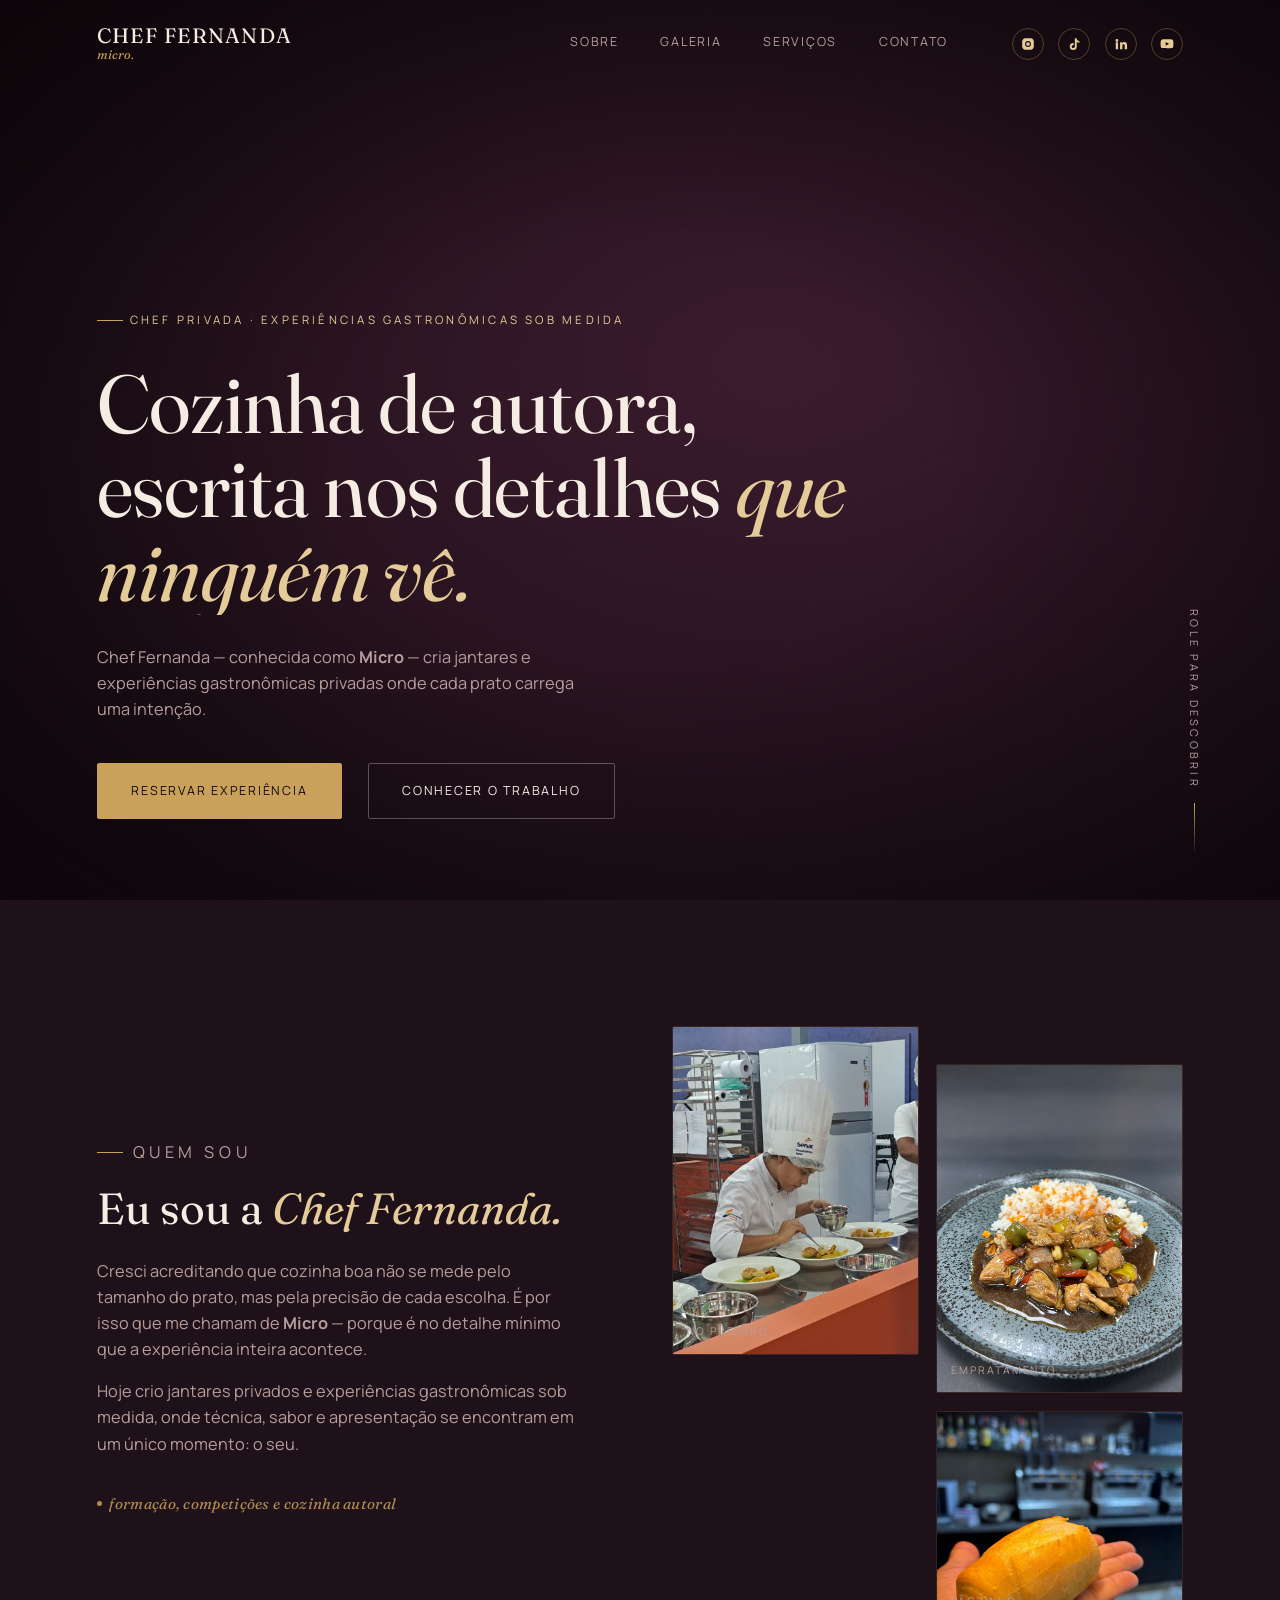
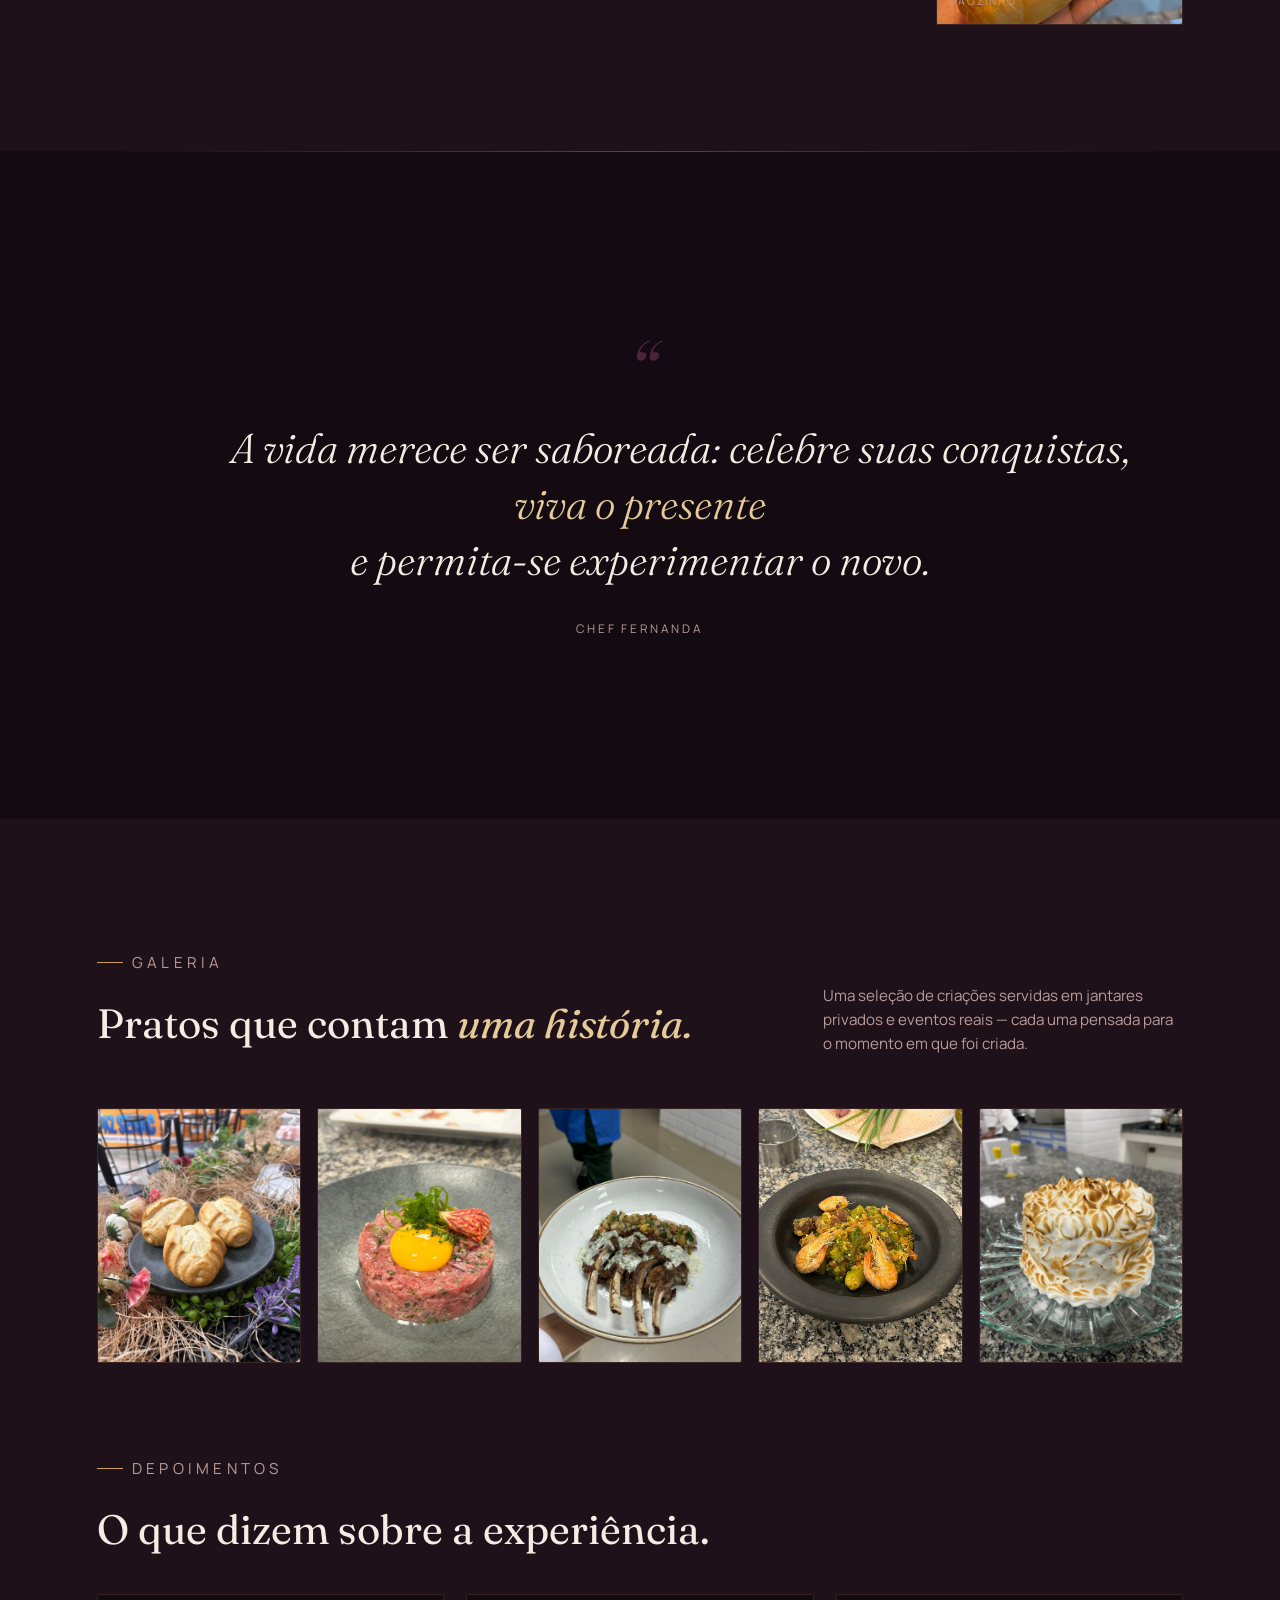
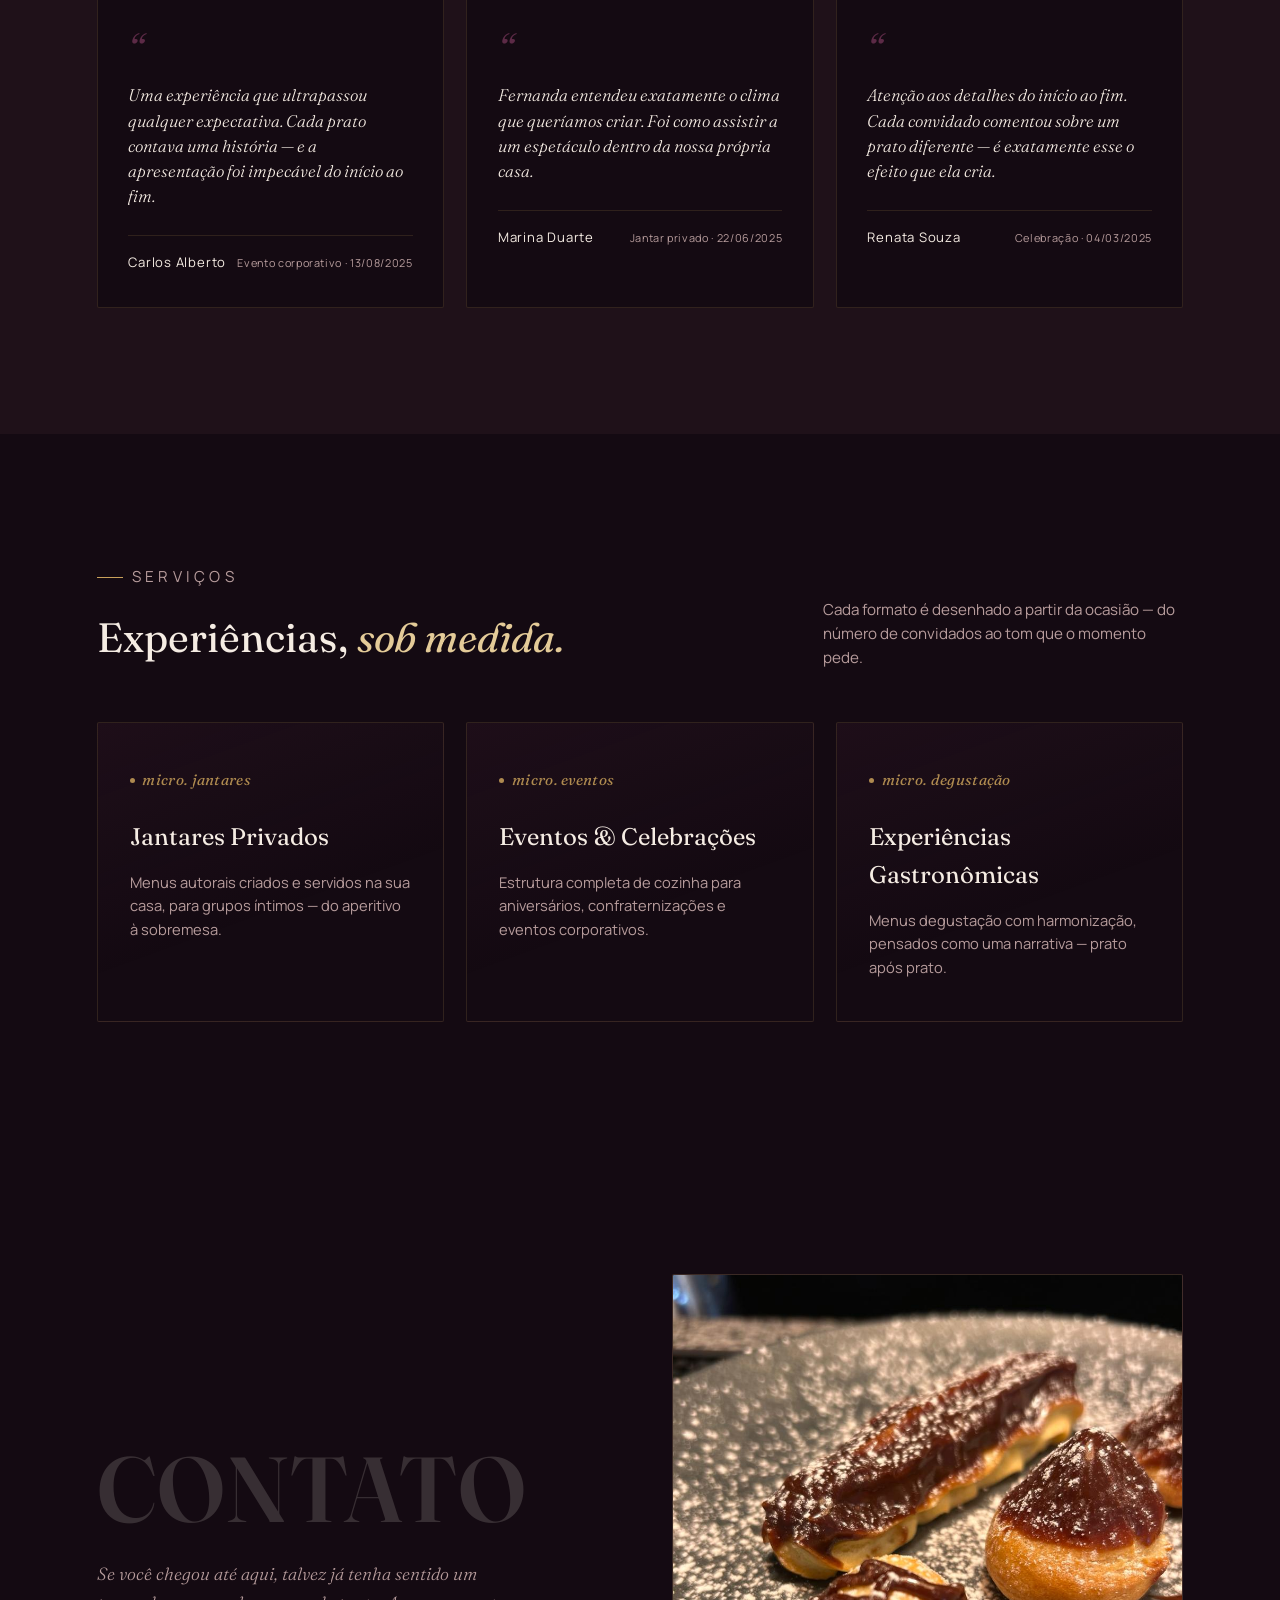
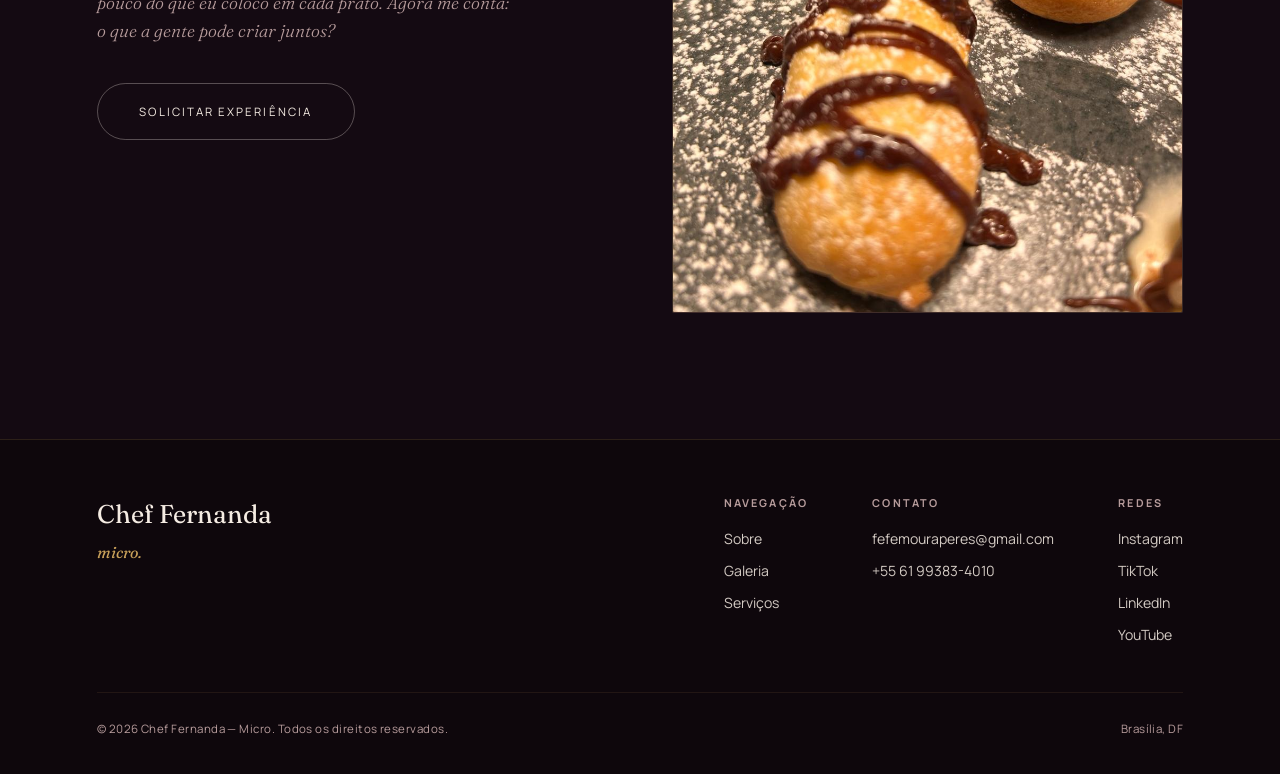
<file: index.html>
<!DOCTYPE html>
<html lang="pt-BR">
<head>
<meta charset="UTF-8">
<meta name="viewport" content="width=device-width, initial-scale=1.0">
<title>Chef Fernanda — Micro</title>
<link rel="preconnect" href="https://fonts.googleapis.com">
<link rel="preconnect" href="https://fonts.gstatic.com" crossorigin>
<link href="https://fonts.googleapis.com/css2?family=Fraunces:ital,opsz,wght@0,9..144,300;0,9..144,400;0,9..144,600;1,9..144,400;1,9..144,500&family=Manrope:wght@300;400;500;600;700&display=swap" rel="stylesheet">
<link rel="stylesheet" href="styles.css">
</head>
<body>

<!-- ============================================================
     HEADER
============================================================ -->
<header id="site-header">
  <div class="wrap">
    <a href="#top" class="brand">
      <span class="name">Chef Fernanda</span>
      <span class="tag">micro.</span>
    </a>

    <nav class="primary" id="primary-nav">
       <a href="sobre.html">Sobre</a>
      <a href="galeria.html">Galeria</a>
      <a href="servicos.html">Serviços</a>
      <a href="contato.html">Contato</a>
      <div class="socials">
        <a href="https://www.instagram.com/fernandamourachef/" aria-label="Instagram"><svg viewBox="0 0 24 24"><path d="M12 2c2.7 0 3.06.01 4.12.06 1.06.05 1.79.22 2.43.47.66.26 1.22.6 1.77 1.15.55.55.89 1.11 1.15 1.77.25.64.42 1.37.47 2.43.05 1.06.06 1.42.06 4.12s-.01 3.06-.06 4.12c-.05 1.06-.22 1.79-.47 2.43a4.9 4.9 0 0 1-1.15 1.77 4.9 4.9 0 0 1-1.77 1.15c-.64.25-1.37.42-2.43.47-1.06.05-1.42.06-4.12.06s-3.06-.01-4.12-.06c-1.06-.05-1.79-.22-2.43-.47a4.9 4.9 0 0 1-1.77-1.15 4.9 4.9 0 0 1-1.15-1.77c-.25-.64-.42-1.37-.47-2.43C2.01 15.06 2 14.7 2 12s.01-3.06.06-4.12c.05-1.06.22-1.79.47-2.43.26-.66.6-1.22 1.15-1.77A4.9 4.9 0 0 1 5.45 2.53c.64-.25 1.37-.42 2.43-.47C8.94 2.01 9.3 2 12 2zm0 5a5 5 0 1 0 0 10 5 5 0 0 0 0-10zm0 8.2a3.2 3.2 0 1 1 0-6.4 3.2 3.2 0 0 1 0 6.4zm5.2-8.4a1.17 1.17 0 1 1 0-2.34 1.17 1.17 0 0 1 0 2.34z"/></svg></a>
        <a href="#" aria-label="TikTok"><svg viewBox="0 0 24 24"><path d="M16.6 2h-3.2v14.2c0 1.5-1.2 2.7-2.7 2.7a2.7 2.7 0 0 1-2.7-2.7 2.7 2.7 0 0 1 2.7-2.7c.28 0 .55.04.8.12V10.4a6 6 0 0 0-.8-.06 6 6 0 0 0-6 6 6 6 0 0 0 6 6 6 6 0 0 0 6-6V8.6a8 8 0 0 0 4.5 1.4V6.8a4.8 4.8 0 0 1-4.6-4.8z"/></svg></a>
        <a href="#" aria-label="LinkedIn"><svg viewBox="0 0 24 24"><path d="M4.98 3.5a2.5 2.5 0 1 1 0 5 2.5 2.5 0 0 1 0-5zM3 9h4v12H3V9zm7 0h3.8v1.7h.05c.53-1 1.83-2.05 3.77-2.05 4.03 0 4.78 2.65 4.78 6.1V21h-4v-5.6c0-1.34-.02-3.06-1.87-3.06-1.87 0-2.16 1.46-2.16 2.96V21h-4V9z"/></svg></a>
        <a href="https://www.youtube.com/watch?v=CBSsL4u_nng" aria-label="YouTube"><svg viewBox="0 0 24 24"><path d="M22.54 6.42a2.78 2.78 0 0 0-1.95-2C18.88 4 12 4 12 4s-6.88 0-8.59.42a2.78 2.78 0 0 0-1.95 2A29 29 0 0 0 1 11.75a29 29 0 0 0 .46 5.33 2.78 2.78 0 0 0 1.95 1.96C5.12 19.5 12 19.5 12 19.5s6.88 0 8.59-.46a2.78 2.78 0 0 0 1.95-1.96 29 29 0 0 0 .46-5.33 29 29 0 0 0-.46-5.33zM9.75 15.02V8.48l5.75 3.27z"/></svg></a>
      </div>
    </nav>

    <button class="menu-btn" id="menu-btn" aria-label="Abrir menu">
      <span></span><span></span><span></span>
    </button>
  </div>
</header>

<!-- ============================================================
     HERO
============================================================ -->
<section class="hero" id="top">
  <div class="hero-bg"></div>
  <div class="hero-video-wrap">
    <!--
      Vídeo temporário via YouTube (https://www.youtube.com/watch?v=CBSsL4u_nng).
      Trocar por um <video autoplay muted loop playsinline src="cozinha.mp4"></video>
      com clipes próprios (cozinha / empratamento / eventos) assim que houver material filmado.
    -->
    <iframe
      src="https://www.youtube.com/embed/CBSsL4u_nng?autoplay=1&mute=1&loop=1&playlist=CBSsL4u_nng&controls=0&showinfo=0&modestbranding=1&rel=0&playsinline=1&iv_load_policy=3"
      title="Vídeo de fundo — Chef Fernanda"
      frameborder="0"
      allow="autoplay; encrypted-media"
      allowfullscreen>
    </iframe>
  </div>
  <div class="hero-vignette"></div>
  <div class="wrap">
    <div class="hero-content">
      <p class="eyebrow hero-eyebrow">Chef privada · Experiências gastronômicas sob medida</p>
      <h1>
        <span class="line"><span>Cozinha de autora,</span></span>
        <span class="line"><span>escrita nos detalhes <em>que ninguém vê.</em></span></span>
      </h1>
      <p class="sub">Chef Fernanda — conhecida como <strong>Micro</strong> — cria jantares e experiências gastronômicas privadas onde cada prato carrega uma intenção.</p>
      <div class="hero-actions">
        <a href="contato.html" class="btn btn-solid">Reservar experiência</a>
        <a href="sobre.html" class="btn btn-ghost">Conhecer o trabalho</a>
      </div>
    </div>
  </div>
  <div class="scroll-cue">Role para descobrir</div>
</section>

<!-- ============================================================
     SOBRE
============================================================ -->
<section class="about section-pad" id="sobre">
  <div class="wrap about-grid">
    <div class="about-copy reveal">
      <p class="eyebrow">Quem sou</p>
      <h2>Eu sou a <em>Chef Fernanda.</em></h2>
      <p>Cresci acreditando que cozinha boa não se mede pelo tamanho do prato, mas pela precisão de cada escolha. É por isso que me chamam de <strong>Micro</strong> — porque é no detalhe mínimo que a experiência inteira acontece.</p>
      <p style="margin-top:1rem;">Hoje crio jantares privados e experiências gastronômicas sob medida, onde técnica, sabor e apresentação se encontram em um único momento: o seu.</p>
      <div class="stamp seal"><span class="dot"></span>formação, competições e cozinha autoral</div>
    </div>
    <div class="about-images reveal">
      <div class="ph" data-label="No preparo"><img src="imagens/fenopreparo.jpeg" alt="preparando"  onerror="this.remove()"></div>
      <div class="ph" data-label="Empratamento"><img src="imagens/franguinnhoxadres.jpeg" alt="Empratamento" onerror="this.remove()"></div>
      <div class="ph" data-label="Pãozinho"><img src="imagens/paozinholegal.jpeg" alt="Paozinho" onerror="this.remove()"></div>
    </div>
  </div>
</section>

<div class="wrap"><div class="divider"></div></div>

<!-- ============================================================
     FILOSOFIA
============================================================ -->
<section class="philosophy">
  <div class="wrap">
    <div class="mark reveal">“</div>
    <blockquote class="reveal">
      <span style="white-space: nowrap;">A vida merece ser saboreada: celebre suas conquistas,</span><br>
      <em style="font-style:italic; color:var(--gold-soft);">viva o presente</em><br>
      e permita-se experimentar o novo.
    </blockquote>
    <cite>Chef Fernanda</cite> 
  </div>
</section>

<!-- ============================================================
     GALERIA + REVIEWS
============================================================ -->
<section class="gallery section-pad" id="galeria">
  <div class="wrap">
    <div class="section-head reveal">
      <div>
        <p class="eyebrow">Galeria</p>
        <h2>Pratos que contam <em style="font-style:italic;color:var(--gold-soft);">uma história.</em></h2>
      </div>
      <p>Uma seleção de criações servidas em jantares privados e eventos reais — cada uma pensada para o momento em que foi criada.</p>
    </div>

    <div class="dish-track reveal">
      <div class="dish"><img src="imagens/entradinhatop.jpeg" alt="" onerror="this.remove()"><div class="cap"><div class="t">Pãozinho Caseiro</div><div class="s">Entrada</div></div></div>
      <div class="dish"><img src="imagens/parecebom.jpeg" alt="" onerror="this.remove()"><div class="cap"><div class="t">Steak Tartare</div><div class="s">Entrada</div></div></div>
      <div class="dish"><img src="imagens/cordeiromassa.jpeg" alt="" onerror="this.remove()"><div class="cap"><div class="t">Cordeiro com vinagrete</div><div class="s">Principal</div></div></div>
      <div class="dish"><img src="imagens/camaraotopmasterbest.jpeg" alt="" onerror="this.remove()"><div class="cap"><div class="t">Camarao a provençal</div><div class="s">Principal</div></div></div>
      <div class="dish"><img src="imagens/bolinhototoso.jpeg" alt="" onerror="this.remove()"><div class="cap"><div class="t">Bolo de chocolate</div><div class="s">Sobremesa</div></div></div>
    </div>

    <div class="reviews">
      <div class="section-head reveal" style="margin-bottom:2rem;">
        <div><p class="eyebrow">Depoimentos</p><h2>O que dizem sobre a experiência.</h2></div>
      </div>
      <div class="review-track reveal">
        <div class="review-card">
          <div class="quote-mark">“</div>
          <p>Uma experiência que ultrapassou qualquer expectativa. Cada prato contava uma história — e a apresentação foi impecável do início ao fim.</p>
          <div class="who"><span class="n">Carlos Alberto</span><span class="d">Evento corporativo · 13/08/2025</span></div>
        </div>
        <div class="review-card">
          <div class="quote-mark">“</div>
          <p>Fernanda entendeu exatamente o clima que queríamos criar. Foi como assistir a um espetáculo dentro da nossa própria casa.</p>
          <div class="who"><span class="n">Marina Duarte</span><span class="d">Jantar privado · 22/06/2025</span></div>
        </div>
        <div class="review-card">
          <div class="quote-mark">“</div>
          <p>Atenção aos detalhes do início ao fim. Cada convidado comentou sobre um prato diferente — é exatamente esse o efeito que ela cria.</p>
          <div class="who"><span class="n">Renata Souza</span><span class="d">Celebração · 04/03/2025</span></div>
        </div>
      </div>
    </div>
  </div>
</section>

<!-- ============================================================
     SERVIÇOS / EVENTOS
============================================================ -->
<section class="services section-pad" id="servicos">
  <div class="wrap">
    <div class="section-head reveal">
      <div>
        <p class="eyebrow">Serviços</p>
        <h2>Experiências, <em style="font-style:italic;color:var(--gold-soft);">sob medida.</em></h2>
      </div>
      <p>Cada formato é desenhado a partir da ocasião — do número de convidados ao tom que o momento pede.</p>
    </div>

    <div class="service-grid reveal">
      <div class="service-card">
        <div class="seal"><span class="dot"></span>micro. jantares</div>
        <h3>Jantares Privados</h3>
        <p>Menus autorais criados e servidos na sua casa, para grupos íntimos — do aperitivo à sobremesa.</p>
      </div>
      <div class="service-card">
        <div class="seal"><span class="dot"></span>micro. eventos</div>
        <h3>Eventos &amp; Celebrações</h3>
        <p>Estrutura completa de cozinha para aniversários, confraternizações e eventos corporativos.</p>
      </div>
      <div class="service-card">
        <div class="seal"><span class="dot"></span>micro. degustação</div>
        <h3>Experiências Gastronômicas</h3>
        <p>Menus degustação com harmonização, pensados como uma narrativa — prato após prato.</p>
      </div>
    </div>
</section>

<!-- ============================================================
     CONTATO (mesmo bloco reaproveitado das outras páginas)
============================================================ -->
<section class="contact-cta section-pad">
  <div class="wrap contact-layout">
    <div class="contact-text reveal">
      <h2 class="contact-title">Contato</h2>
      <p class="contact-sub">Se você chegou até aqui, talvez já tenha sentido um pouco do que eu coloco em cada prato. Agora me conta: o que a gente pode criar juntos?</p>
      <a href="contato.html" class="btn-pill">Solicitar experiência</a>
    </div>
    <div class="contact-photo reveal"><img src="imagens/docinho.jpeg" alt="" onerror="this.remove()"></div>
  </div>
</section>

<!-- ============================================================
     FOOTER
============================================================ -->
<footer id="contato">
  <div class="wrap">
    <div class="footer-top">
      <div class="footer-brand">
        <div class="name">Chef Fernanda</div>
        <div class="tag">micro.</div>
      </div>
      <div class="footer-cols">
        <div class="footer-col">
          <h4>Navegação</h4>
          <a href="sobre.html">Sobre</a>
          <a href="galeria.html">Galeria</a>
          <a href="servicos.html">Serviços</a>
        </div>
        <div class="footer-col">
          <h4>Contato</h4>
          <a href="mailto:fefemouraperes@gmail.com">fefemouraperes@gmail.com</a>
          <a href="tel:+5561993834010">+55 61 99383-4010</a>
        </div>
        <div class="footer-col">
          <h4>Redes</h4>
          <a href="https://www.instagram.com/fernandamourachef/">Instagram</a>
          <a href="#">TikTok</a>
          <a href="#">LinkedIn</a>
          <a href="https://www.youtube.com/watch?v=CBSsL4u_nng">YouTube</a>
        </div>
      </div>
    </div>
    <div class="footer-bottom">
      <span>© 2026 Chef Fernanda — Micro. Todos os direitos reservados.</span>
      <span>Brasília, DF</span>
    </div>
  </div>
</footer>

<script src="script.js"></script>
</body>
</html>
</file>
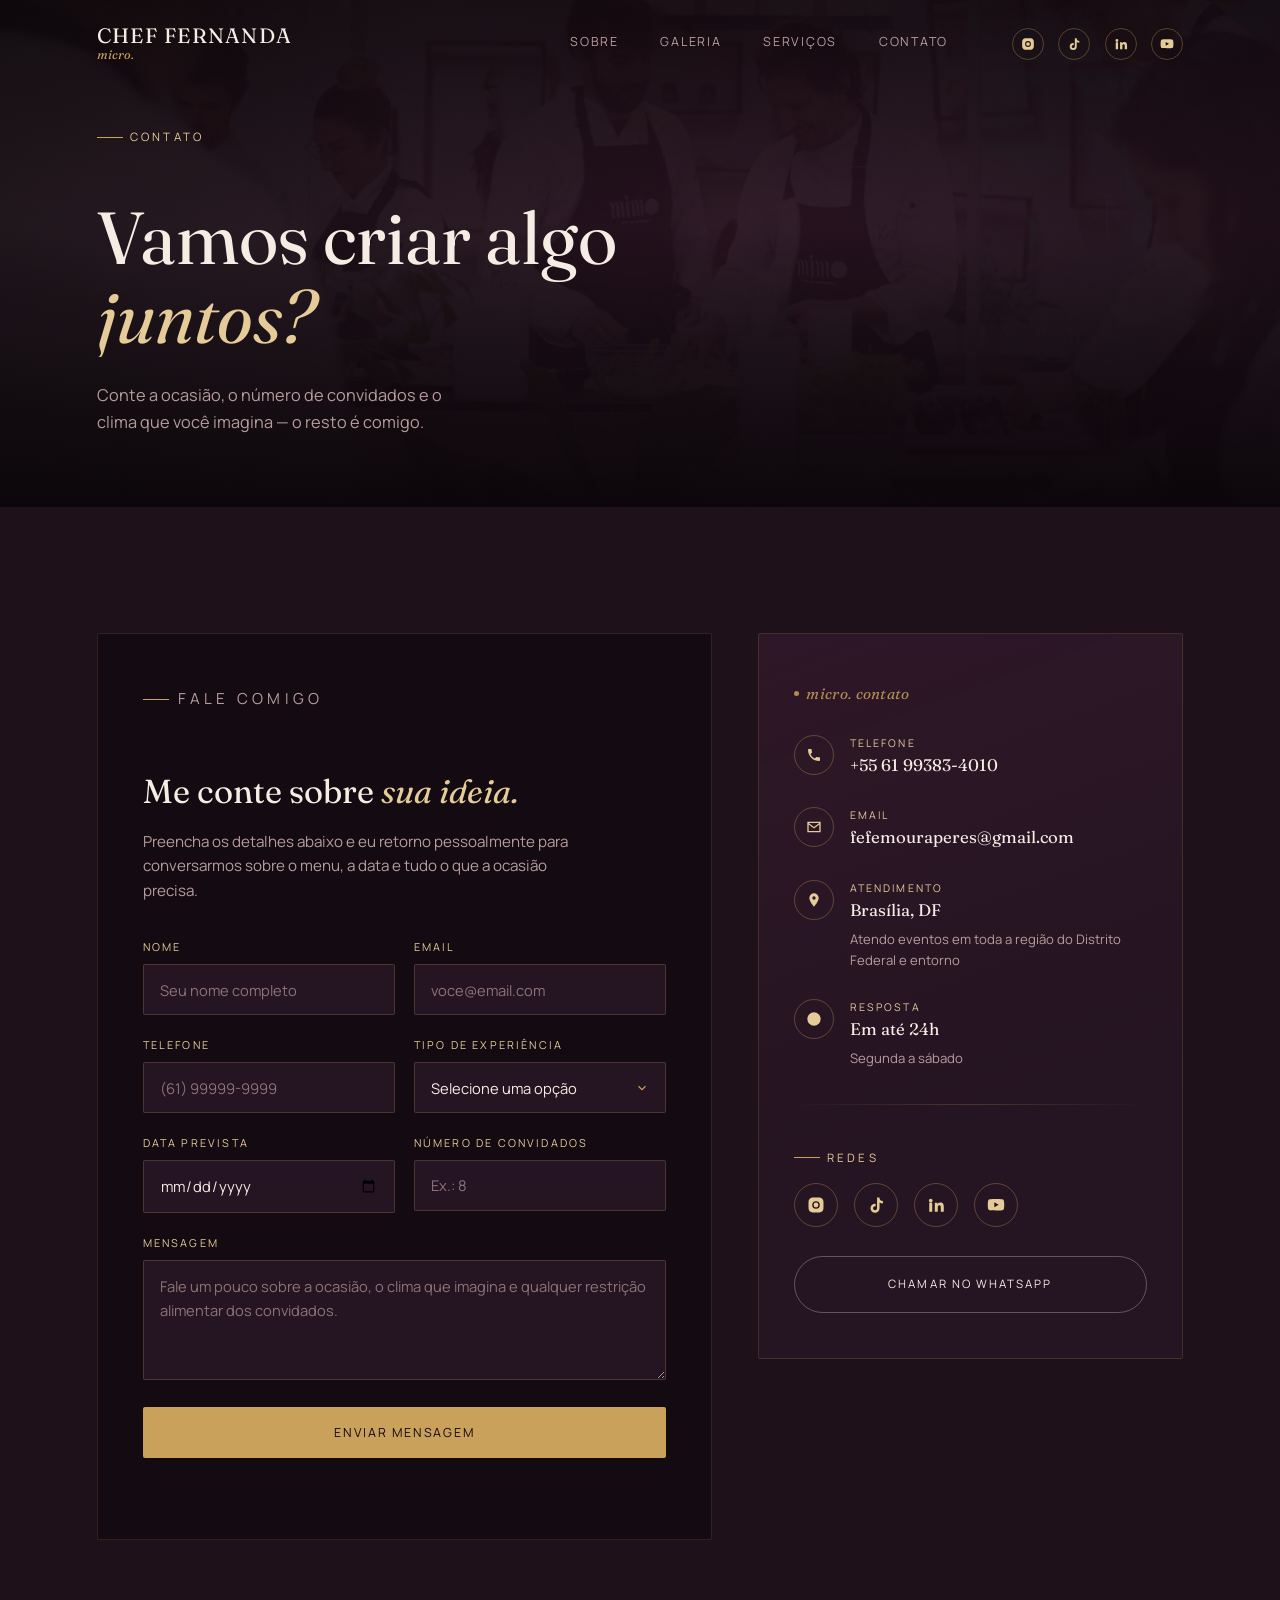
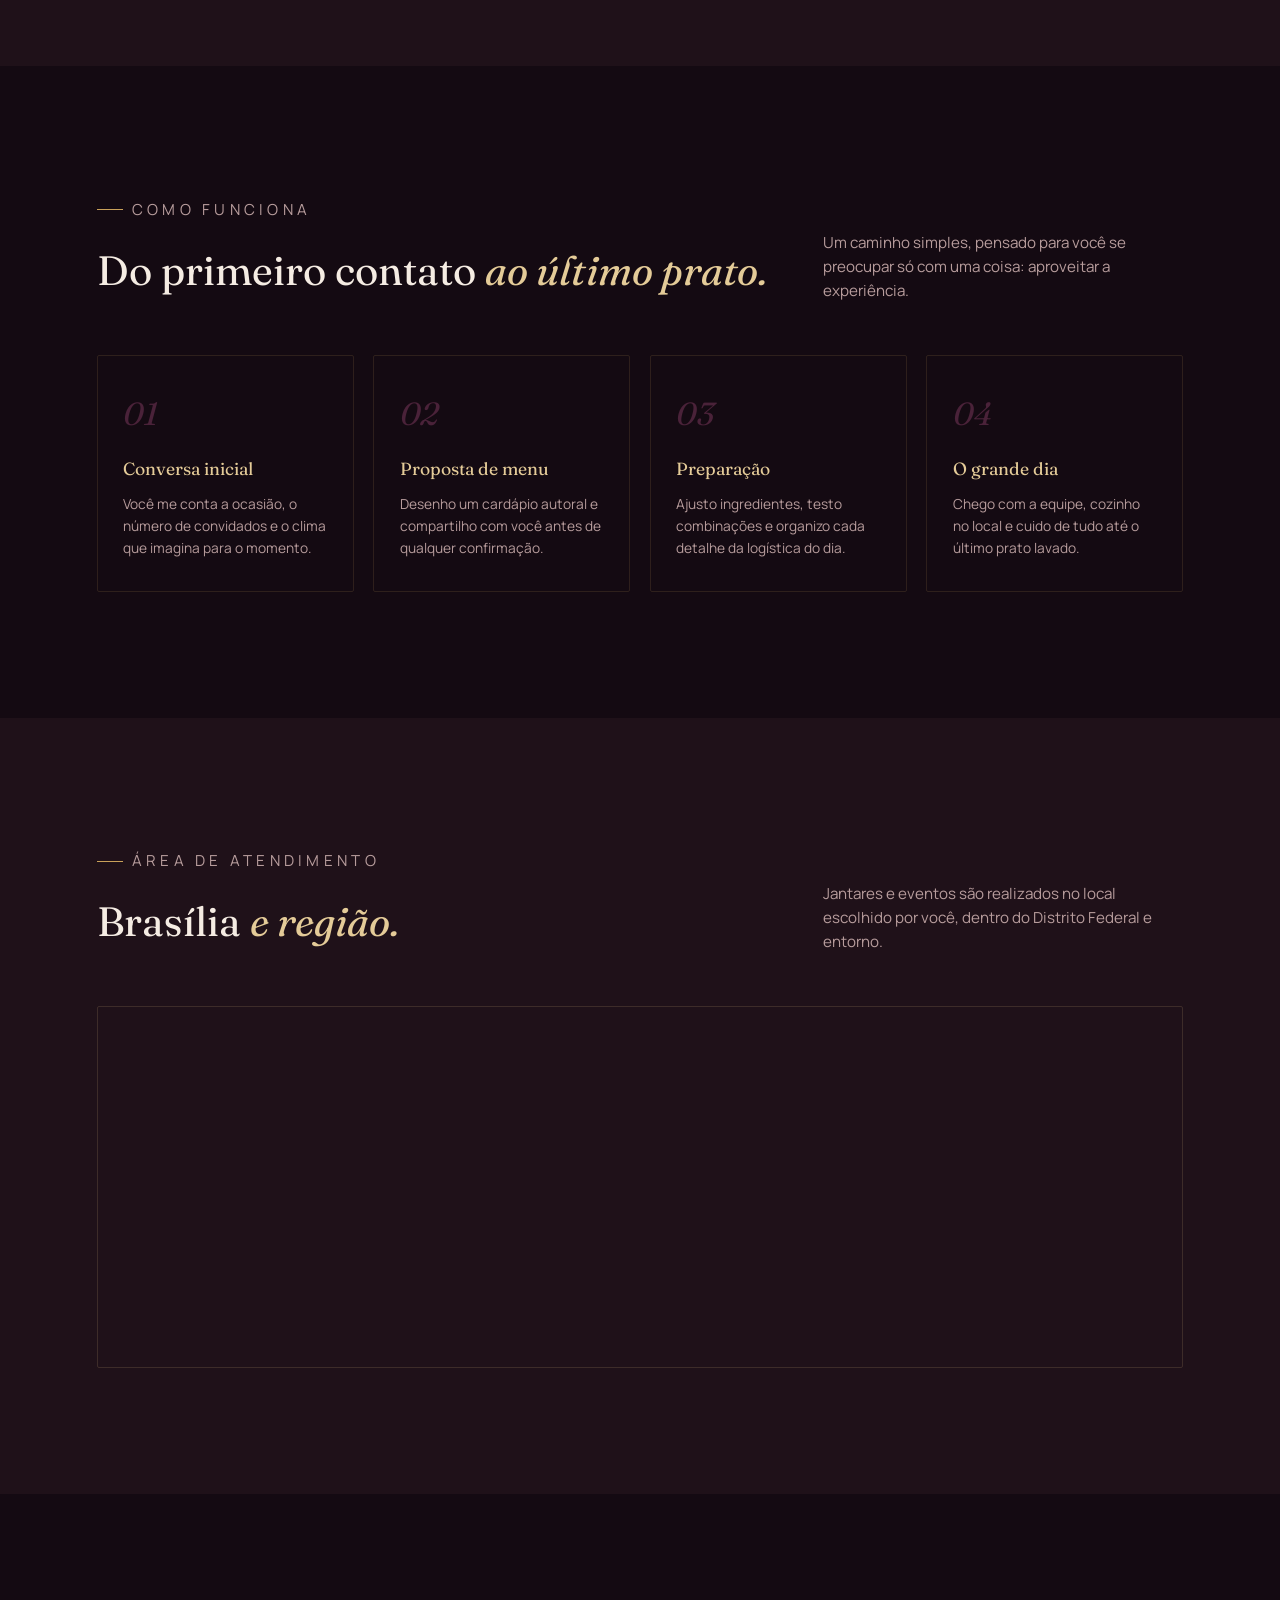
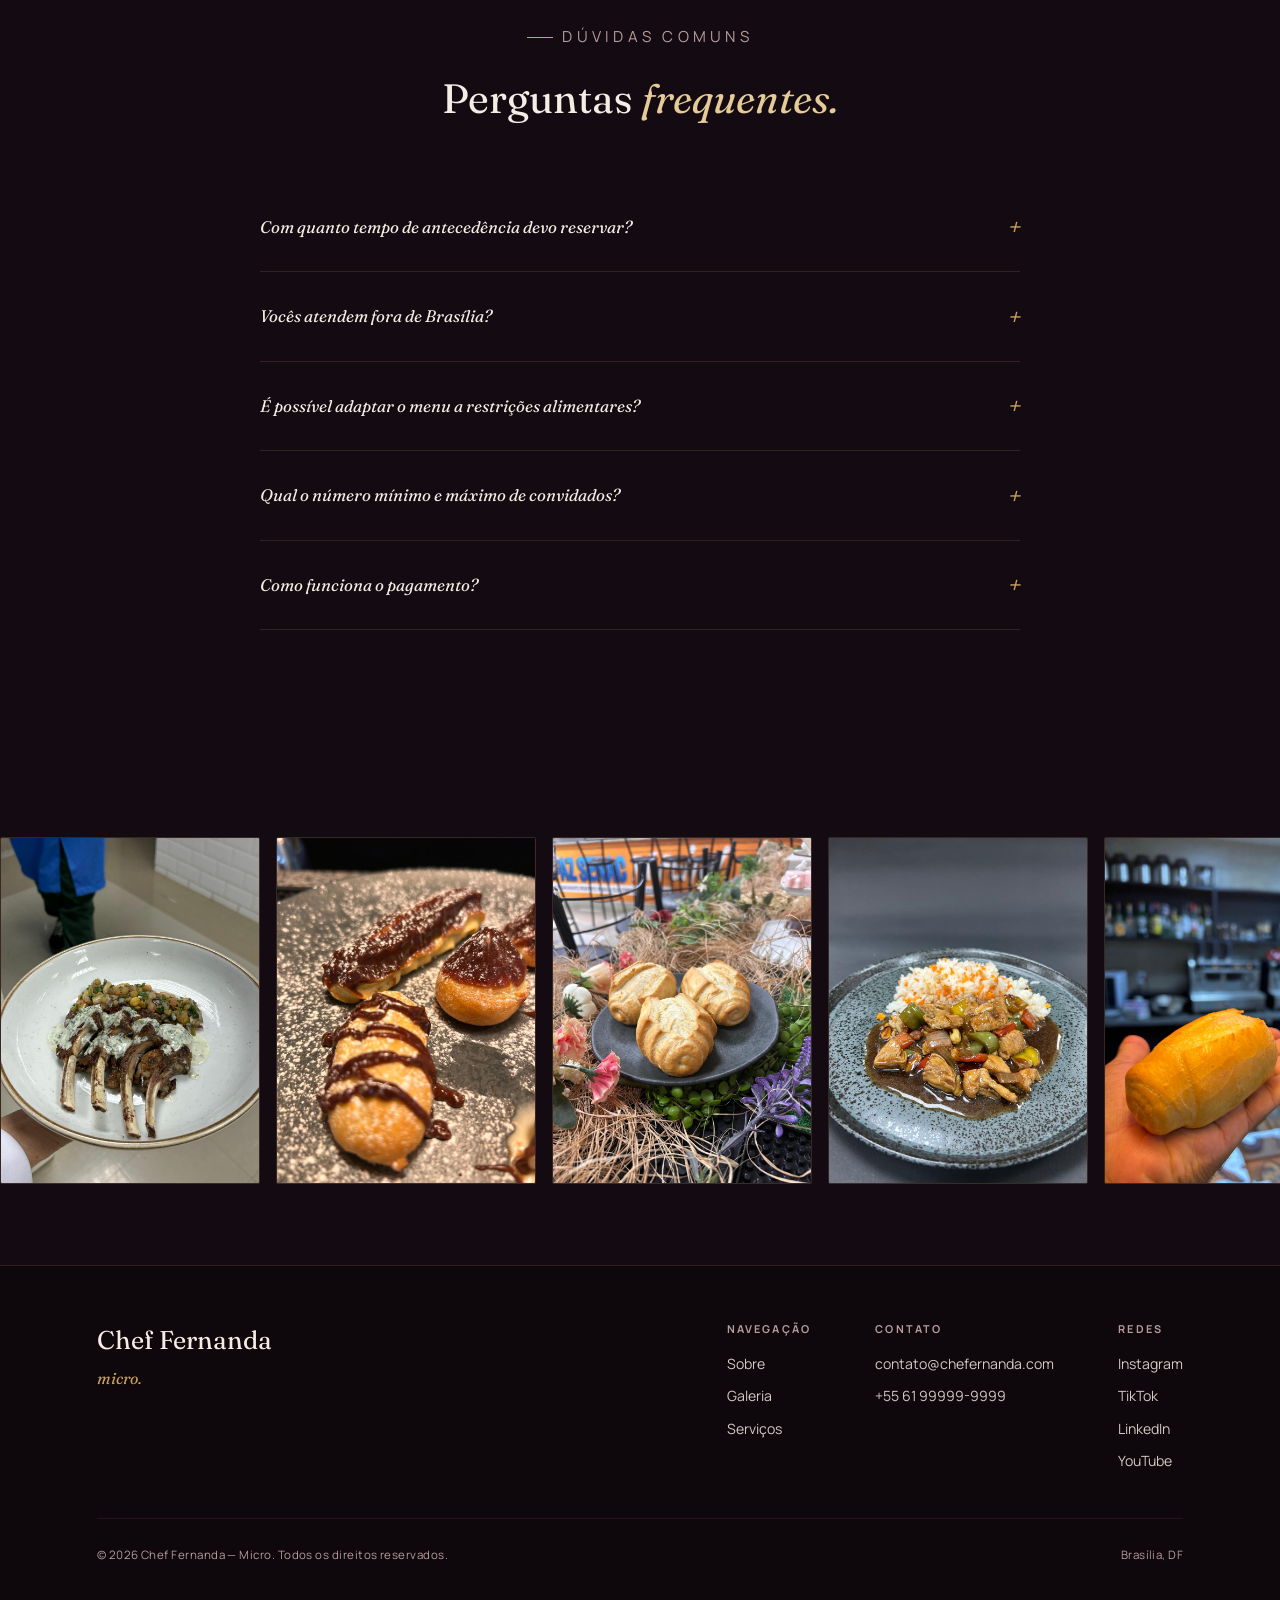
<file: contato.html>
<!DOCTYPE html>
<html lang="pt-BR">
<head>
<meta charset="UTF-8">
<meta name="viewport" content="width=device-width, initial-scale=1.0">
<title>Contato — Chef Fernanda</title>
<link rel="preconnect" href="https://fonts.googleapis.com">
<link rel="preconnect" href="https://fonts.gstatic.com" crossorigin>
<link href="https://fonts.googleapis.com/css2?family=Fraunces:ital,opsz,wght@0,9..144,300;0,9..144,400;0,9..144,600;1,9..144,400;1,9..144,500&family=Manrope:wght@300;400;500;600;700&display=swap" rel="stylesheet">
<link rel="stylesheet" href="styles.css">
</head>
<body>

<!-- ============================================================
     HEADER (idêntico ao restante do site)
============================================================ -->
<header id="site-header">
  <div class="wrap">
    <a href="index.html" class="brand">
      <span class="name">Chef Fernanda</span>
      <span class="tag">micro.</span>
    </a>

    <nav class="primary" id="primary-nav">
      <a href="sobre.html">Sobre</a>
      <a href="galeria.html">Galeria</a>
      <a href="servicos.html">Serviços</a>
      <a href="contato.html">Contato</a>
      <div class="socials">
        <a href="#" aria-label="Instagram"><svg viewBox="0 0 24 24"><path d="M12 2c2.7 0 3.06.01 4.12.06 1.06.05 1.79.22 2.43.47.66.26 1.22.6 1.77 1.15.55.55.89 1.11 1.15 1.77.25.64.42 1.37.47 2.43.05 1.06.06 1.42.06 4.12s-.01 3.06-.06 4.12c-.05 1.06-.22 1.79-.47 2.43a4.9 4.9 0 0 1-1.15 1.77 4.9 4.9 0 0 1-1.77 1.15c-.64.25-1.37.42-2.43.47-1.06.05-1.42.06-4.12.06s-3.06-.01-4.12-.06c-1.06-.05-1.79-.22-2.43-.47a4.9 4.9 0 0 1-1.77-1.15 4.9 4.9 0 0 1-1.15-1.77c-.25-.64-.42-1.37-.47-2.43C2.01 15.06 2 14.7 2 12s.01-3.06.06-4.12c.05-1.06.22-1.79.47-2.43.26-.66.6-1.22 1.15-1.77A4.9 4.9 0 0 1 5.45 2.53c.64-.25 1.37-.42 2.43-.47C8.94 2.01 9.3 2 12 2zm0 5a5 5 0 1 0 0 10 5 5 0 0 0 0-10zm0 8.2a3.2 3.2 0 1 1 0-6.4 3.2 3.2 0 0 1 0 6.4zm5.2-8.4a1.17 1.17 0 1 1 0-2.34 1.17 1.17 0 0 1 0 2.34z"/></svg></a>
        <a href="#" aria-label="TikTok"><svg viewBox="0 0 24 24"><path d="M16.6 2h-3.2v14.2c0 1.5-1.2 2.7-2.7 2.7a2.7 2.7 0 0 1-2.7-2.7 2.7 2.7 0 0 1 2.7-2.7c.28 0 .55.04.8.12V10.4a6 6 0 0 0-.8-.06 6 6 0 0 0-6 6 6 6 0 0 0 6 6 6 6 0 0 0 6-6V8.6a8 8 0 0 0 4.5 1.4V6.8a4.8 4.8 0 0 1-4.6-4.8z"/></svg></a>
        <a href="#" aria-label="LinkedIn"><svg viewBox="0 0 24 24"><path d="M4.98 3.5a2.5 2.5 0 1 1 0 5 2.5 2.5 0 0 1 0-5zM3 9h4v12H3V9zm7 0h3.8v1.7h.05c.53-1 1.83-2.05 3.77-2.05 4.03 0 4.78 2.65 4.78 6.1V21h-4v-5.6c0-1.34-.02-3.06-1.87-3.06-1.87 0-2.16 1.46-2.16 2.96V21h-4V9z"/></svg></a>
        <a href="https://www.youtube.com/watch?v=CBSsL4u_nng" aria-label="YouTube"><svg viewBox="0 0 24 24"><path d="M22.54 6.42a2.78 2.78 0 0 0-1.95-2C18.88 4 12 4 12 4s-6.88 0-8.59.42a2.78 2.78 0 0 0-1.95 2A29 29 0 0 0 1 11.75a29 29 0 0 0 .46 5.33 2.78 2.78 0 0 0 1.95 1.96C5.12 19.5 12 19.5 12 19.5s6.88 0 8.59-.46a2.78 2.78 0 0 0 1.95-1.96 29 29 0 0 0 .46-5.33 29 29 0 0 0-.46-5.33zM9.75 15.02V8.48l5.75 3.27z"/></svg></a>
      </div>
    </nav>

    <button class="menu-btn" id="menu-btn" aria-label="Abrir menu">
      <span></span><span></span><span></span>
    </button>
  </div>
</header>

<!-- ============================================================
     HERO — imagem estática + overlay, texto curto
============================================================ -->
<section class="about-hero about-hero--short">
  <div class="hero-bg"></div>
  <img class="about-hero-img" src="imagens/aulassupercheffe.jpg" alt="" onerror="this.remove()">
  <div class="hero-vignette"></div>
  <div class="wrap">
    <p class="eyebrow hero-eyebrow">Contato</p>
    <h1 style="margin-top:1.2rem;"><span class="line"><span>Vamos criar algo <em>juntos?</em></span></span></h1>
    <p class="sub">Conte a ocasião, o número de convidados e o clima que você imagina — o resto é comigo.</p>
  </div>
</section>

<!-- ============================================================
     FORMULÁRIO + INFORMAÇÕES
============================================================ -->
<section class="contact-main section-pad">
  <div class="wrap contact-grid">

    <div class="contact-form-card reveal">
      <p class="eyebrow">Fale comigo</p>
      <h2>Me conte sobre <em>sua ideia.</em></h2>
      <p>Preencha os detalhes abaixo e eu retorno pessoalmente para conversarmos sobre o menu, a data e tudo o que a ocasião precisa.</p>

      <form id="contact-form" novalidate>
        <div class="field-row">
          <div class="field">
            <label for="nome">Nome</label>
            <input type="text" id="nome" name="nome" placeholder="Seu nome completo" required>
          </div>
          <div class="field">
            <label for="email">Email</label>
            <input type="email" id="email" name="email" placeholder="voce@email.com" required>
          </div>
        </div>

        <div class="field-row">
          <div class="field">
            <label for="telefone">Telefone</label>
            <input type="tel" id="telefone" name="telefone" placeholder="(61) 99999-9999">
          </div>
          <div class="field">
            <label for="tipo">Tipo de experiência</label>
            <select id="tipo" name="tipo">
              <option value="">Selecione uma opção</option>
              <option>Jantar Privado</option>
              <option>Evento &amp; Celebração</option>
              <option>Experiência Gastronômica</option>
              <option>Aula de Culinária</option>
              <option>Ainda não sei</option>
            </select>
          </div>
        </div>

        <div class="field-row">
          <div class="field">
            <label for="data">Data prevista</label>
            <input type="date" id="data" name="data">
          </div>
          <div class="field">
            <label for="convidados">Número de convidados</label>
            <input type="number" id="convidados" name="convidados" min="1" placeholder="Ex.: 8">
          </div>
        </div>

        <div class="field">
          <label for="mensagem">Mensagem</label>
          <textarea id="mensagem" name="mensagem" placeholder="Fale um pouco sobre a ocasião, o clima que imagina e qualquer restrição alimentar dos convidados." required></textarea>
        </div>

        <button type="submit" class="btn btn-solid">Enviar mensagem</button>
        <p class="form-note" id="form-note"></p>
      </form>
    </div>

    <aside class="contact-info-card reveal">
      <div class="seal"><span class="dot"></span>micro. contato</div>

      <div class="info-list">
        <div class="info-item">
          <span class="icon"><svg viewBox="0 0 24 24"><path d="M6.62 10.79a15.05 15.05 0 0 0 6.59 6.59l2.2-2.2a1 1 0 0 1 1.01-.24c1.12.37 2.33.57 3.58.57a1 1 0 0 1 1 1V20a1 1 0 0 1-1 1C10.61 21 3 13.39 3 4a1 1 0 0 1 1-1h3.5a1 1 0 0 1 1 1c0 1.25.2 2.46.57 3.58a1 1 0 0 1-.25 1.01l-2.2 2.2z"/></svg></span>
          <div>
            <div class="label">Telefone</div>
            <a class="value" href="tel:+5561993834010">+55 61 99383-4010</a>
          </div>
        </div>

        <div class="info-item">
          <span class="icon"><svg viewBox="0 0 24 24"><path d="M2 4h20v16H2V4zm2 2v.01L12 12l8-5.99V6H4zm16 12V8.24l-7.4 5.55a1 1 0 0 1-1.2 0L4 8.24V18h16z"/></svg></span>
          <div>
            <div class="label">Email</div>
            <a class="value" href="fefemouraperes@gmail.com">fefemouraperes@gmail.com</a>
          </div>
        </div>

        <div class="info-item">
          <span class="icon"><svg viewBox="0 0 24 24"><path d="M12 2a7 7 0 0 0-7 7c0 5.25 7 13 7 13s7-7.75 7-13a7 7 0 0 0-7-7zm0 9.5A2.5 2.5 0 1 1 12 6.5a2.5 2.5 0 0 1 0 5z"/></svg></span>
          <div>
            <div class="label">Atendimento</div>
            <span class="value">Brasília, DF<span>Atendo eventos em toda a região do Distrito Federal e entorno</span></span>
          </div>
        </div>

        <div class="info-item">
          <span class="icon"><svg viewBox="0 0 24 24"><path d="M12 2a10 10 0 1 0 0 20 10 10 0 0 0 0-20zm1 10.41V6h-2v7.41l4.29 4.3 1.42-1.42L13 12.41z"/></svg></span>
          <div>
            <div class="label">Resposta</div>
            <span class="value">Em até 24h<span>Segunda a sábado</span></span>
          </div>
        </div>
      </div>

      <div class="divider"></div>

      <p class="eyebrow" style="margin-bottom:1rem;">Redes</p>
      <div class="invite-socials">
        <a href="#" aria-label="Instagram"><svg viewBox="0 0 24 24"><path d="M12 2c2.7 0 3.06.01 4.12.06 1.06.05 1.79.22 2.43.47.66.26 1.22.6 1.77 1.15.55.55.89 1.11 1.15 1.77.25.64.42 1.37.47 2.43.05 1.06.06 1.42.06 4.12s-.01 3.06-.06 4.12c-.05 1.06-.22 1.79-.47 2.43a4.9 4.9 0 0 1-1.15 1.77 4.9 4.9 0 0 1-1.77 1.15c-.64.25-1.37.42-2.43.47-1.06.05-1.42.06-4.12.06s-3.06-.01-4.12-.06c-1.06-.05-1.79-.22-2.43-.47a4.9 4.9 0 0 1-1.77-1.15 4.9 4.9 0 0 1-1.15-1.77c-.25-.64-.42-1.37-.47-2.43C2.01 15.06 2 14.7 2 12s.01-3.06.06-4.12c.05-1.06.22-1.79.47-2.43.26-.66.6-1.22 1.15-1.77A4.9 4.9 0 0 1 5.45 2.53c.64-.25 1.37-.42 2.43-.47C8.94 2.01 9.3 2 12 2zm0 5a5 5 0 1 0 0 10 5 5 0 0 0 0-10zm0 8.2a3.2 3.2 0 1 1 0-6.4 3.2 3.2 0 0 1 0 6.4zm5.2-8.4a1.17 1.17 0 1 1 0-2.34 1.17 1.17 0 0 1 0 2.34z"/></svg></a>
        <a href="#" aria-label="TikTok"><svg viewBox="0 0 24 24"><path d="M16.6 2h-3.2v14.2c0 1.5-1.2 2.7-2.7 2.7a2.7 2.7 0 0 1-2.7-2.7 2.7 2.7 0 0 1 2.7-2.7c.28 0 .55.04.8.12V10.4a6 6 0 0 0-.8-.06 6 6 0 0 0-6 6 6 6 0 0 0 6 6 6 6 0 0 0 6-6V8.6a8 8 0 0 0 4.5 1.4V6.8a4.8 4.8 0 0 1-4.6-4.8z"/></svg></a>
        <a href="#" aria-label="LinkedIn"><svg viewBox="0 0 24 24"><path d="M4.98 3.5a2.5 2.5 0 1 1 0 5 2.5 2.5 0 0 1 0-5zM3 9h4v12H3V9zm7 0h3.8v1.7h.05c.53-1 1.83-2.05 3.77-2.05 4.03 0 4.78 2.65 4.78 6.1V21h-4v-5.6c0-1.34-.02-3.06-1.87-3.06-1.87 0-2.16 1.46-2.16 2.96V21h-4V9z"/></svg></a>
        <a href="https://www.youtube.com/watch?v=CBSsL4u_nng" aria-label="YouTube"><svg viewBox="0 0 24 24"><path d="M22.54 6.42a2.78 2.78 0 0 0-1.95-2C18.88 4 12 4 12 4s-6.88 0-8.59.42a2.78 2.78 0 0 0-1.95 2A29 29 0 0 0 1 11.75a29 29 0 0 0 .46 5.33 2.78 2.78 0 0 0 1.95 1.96C5.12 19.5 12 19.5 12 19.5s6.88 0 8.59-.46a2.78 2.78 0 0 0 1.95-1.96 29 29 0 0 0 .46-5.33 29 29 0 0 0-.46-5.33zM9.75 15.02V8.48l5.75 3.27z"/></svg></a>
      </div>

      <a href="https://wa.me/5561993834010" class="btn-pill" target="_blank" rel="noopener">Chamar no WhatsApp</a>
    </aside>

  </div>
</section>

<!-- ============================================================
     COMO FUNCIONA
============================================================ -->
<section class="process section-pad">
  <div class="wrap">
    <div class="section-head reveal">
      <div>
        <p class="eyebrow">Como funciona</p>
        <h2>Do primeiro contato <em style="font-style:italic;color:var(--gold-soft);">ao último prato.</em></h2>
      </div>
      <p>Um caminho simples, pensado para você se preocupar só com uma coisa: aproveitar a experiência.</p>
    </div>

    <div class="process-grid reveal">
      <div class="process-step">
        <div class="num">01</div>
        <h3>Conversa inicial</h3>
        <p>Você me conta a ocasião, o número de convidados e o clima que imagina para o momento.</p>
      </div>
      <div class="process-step">
        <div class="num">02</div>
        <h3>Proposta de menu</h3>
        <p>Desenho um cardápio autoral e compartilho com você antes de qualquer confirmação.</p>
      </div>
      <div class="process-step">
        <div class="num">03</div>
        <h3>Preparação</h3>
        <p>Ajusto ingredientes, testo combinações e organizo cada detalhe da logística do dia.</p>
      </div>
      <div class="process-step">
        <div class="num">04</div>
        <h3>O grande dia</h3>
        <p>Chego com a equipe, cozinho no local e cuido de tudo até o último prato lavado.</p>
      </div>
    </div>
  </div>
</section>

<!-- ============================================================
     MAPA / ÁREA DE ATENDIMENTO
============================================================ -->
<section class="map-block section-pad">
  <div class="wrap">
    <div class="section-head reveal">
      <div>
        <p class="eyebrow">Área de atendimento</p>
        <h2>Brasília <em style="font-style:italic;color:var(--gold-soft);">e região.</em></h2>
      </div>
      <p>Jantares e eventos são realizados no local escolhido por você, dentro do Distrito Federal e entorno.</p>
    </div>
    <div class="map-frame reveal">
      <iframe src="https://www.google.com/maps?q=Bras%C3%ADlia,DF&output=embed" title="Mapa da área de atendimento — Brasília, DF" loading="lazy" referrerpolicy="no-referrer-when-downgrade"></iframe>
    </div>
  </div>
</section>

<!-- ============================================================
     PERGUNTAS FREQUENTES
============================================================ -->
<section class="faq section-pad">
  <div class="wrap">
    <div class="section-head reveal" style="justify-content:center; text-align:center;">
      <div>
        <p class="eyebrow" style="justify-content:center;">Dúvidas comuns</p>
        <h2>Perguntas <em style="font-style:italic;color:var(--gold-soft);">frequentes.</em></h2>
      </div>
    </div>

    <div class="faq-list reveal">
      <div class="faq-item">
        <button class="faq-q" type="button" aria-expanded="false">Com quanto tempo de antecedência devo reservar?</button>
        <div class="faq-answer"><p>O ideal é entrar em contato com pelo menos 2 a 3 semanas de antecedência, principalmente em datas comemorativas. Mas mande sua mensagem mesmo em cima da hora — sempre vale a pena perguntar sobre disponibilidade.</p></div>
      </div>
      <div class="faq-item">
        <button class="faq-q" type="button" aria-expanded="false">Vocês atendem fora de Brasília?</button>
        <div class="faq-answer"><p>Sim. Atendo eventos em todo o Distrito Federal e cidades do entorno. Para localidades mais distantes, o deslocamento é combinado à parte na proposta.</p></div>
      </div>
      <div class="faq-item">
        <button class="faq-q" type="button" aria-expanded="false">É possível adaptar o menu a restrições alimentares?</button>
        <div class="faq-answer"><p>Totalmente. Alergias, intolerâncias e preferências alimentares fazem parte da conversa inicial e são incorporadas ao cardápio sem abrir mão da experiência.</p></div>
      </div>
      <div class="faq-item">
        <button class="faq-q" type="button" aria-expanded="false">Qual o número mínimo e máximo de convidados?</button>
        <div class="faq-answer"><p>Jantares privados costumam funcionar bem a partir de 4 pessoas. Para eventos e celebrações maiores, o formato de serviço é ajustado conforme o número de convidados — me conta o tamanho do seu grupo e montamos juntos a melhor estrutura.</p></div>
      </div>
      <div class="faq-item">
        <button class="faq-q" type="button" aria-expanded="false">Como funciona o pagamento?</button>
        <div class="faq-answer"><p>Após a aprovação do menu, é solicitado um sinal para confirmar a data, com o restante pago no dia do evento. Os detalhes são combinados diretamente na proposta.</p></div>
      </div>
    </div>
  </div>
</section>

<!-- ============================================================
     GALERIA EM CARROSSEL — automática
============================================================ -->
<section class="gallery-auto">
  <div class="gallery-auto-track" id="auto-carousel-track">
    <div class="ph3"><img src="imagens/cordeiromassa.jpeg" alt="" onerror="this.remove()"></div>
    <div class="ph3"><img src="imagens/docinho.jpeg" alt="" onerror="this.remove()"></div>
    <div class="ph3"><img src="imagens/entradinhatop.jpeg" alt="" onerror="this.remove()"></div>
    <div class="ph3"><img src="imagens/franguinnhoxadres.jpeg" alt="" onerror="this.remove()"></div>
    <div class="ph3"><img src="imagens/paozinholegal.jpeg" alt="" onerror="this.remove()"></div>
    <div class="ph3"><img src="imagens/menuespecial.jpeg" alt="" onerror="this.remove()"></div>
    <div class="ph3"><img src="imagens/camaraotopmasterbest.jpeg" alt="" onerror="this.remove()"></div>
    <div class="ph3"><img src="imagens/bolinhototoso.jpeg" alt="" onerror="this.remove()"></div>
    <div class="ph3"><img src="imagens/frangofeitonapanela.jpeg" alt="" onerror="this.remove()"></div>
  </div>
</section>

<!-- ============================================================
     FOOTER (idêntico ao restante do site)
============================================================ -->
<footer id="contato">
  <div class="wrap">
    <div class="footer-top">
      <div class="footer-brand">
        <div class="name">Chef Fernanda</div>
        <div class="tag">micro.</div>
      </div>
      <div class="footer-cols">
        <div class="footer-col">
          <h4>Navegação</h4>
          <a href="sobre.html">Sobre</a>
          <a href="galeria.html">Galeria</a>
          <a href="servicos.html">Serviços</a>
        </div>
        <div class="footer-col">
          <h4>Contato</h4>
          <a href="mailto:contato@chefernanda.com">contato@chefernanda.com</a>
          <a href="tel:+5561999999999">+55 61 99999-9999</a>
        </div>
        <div class="footer-col">
          <h4>Redes</h4>
          <a href="#">Instagram</a>
          <a href="#">TikTok</a>
          <a href="#">LinkedIn</a>
          <a href="https://www.youtube.com/watch?v=CBSsL4u_nng">YouTube</a>
        </div>
      </div>
    </div>
    <div class="footer-bottom">
      <span>© 2026 Chef Fernanda — Micro. Todos os direitos reservados.</span>
      <span>Brasília, DF</span>
    </div>
  </div>
</footer>

<script src="script.js"></script>
</body>
</html>
</file>
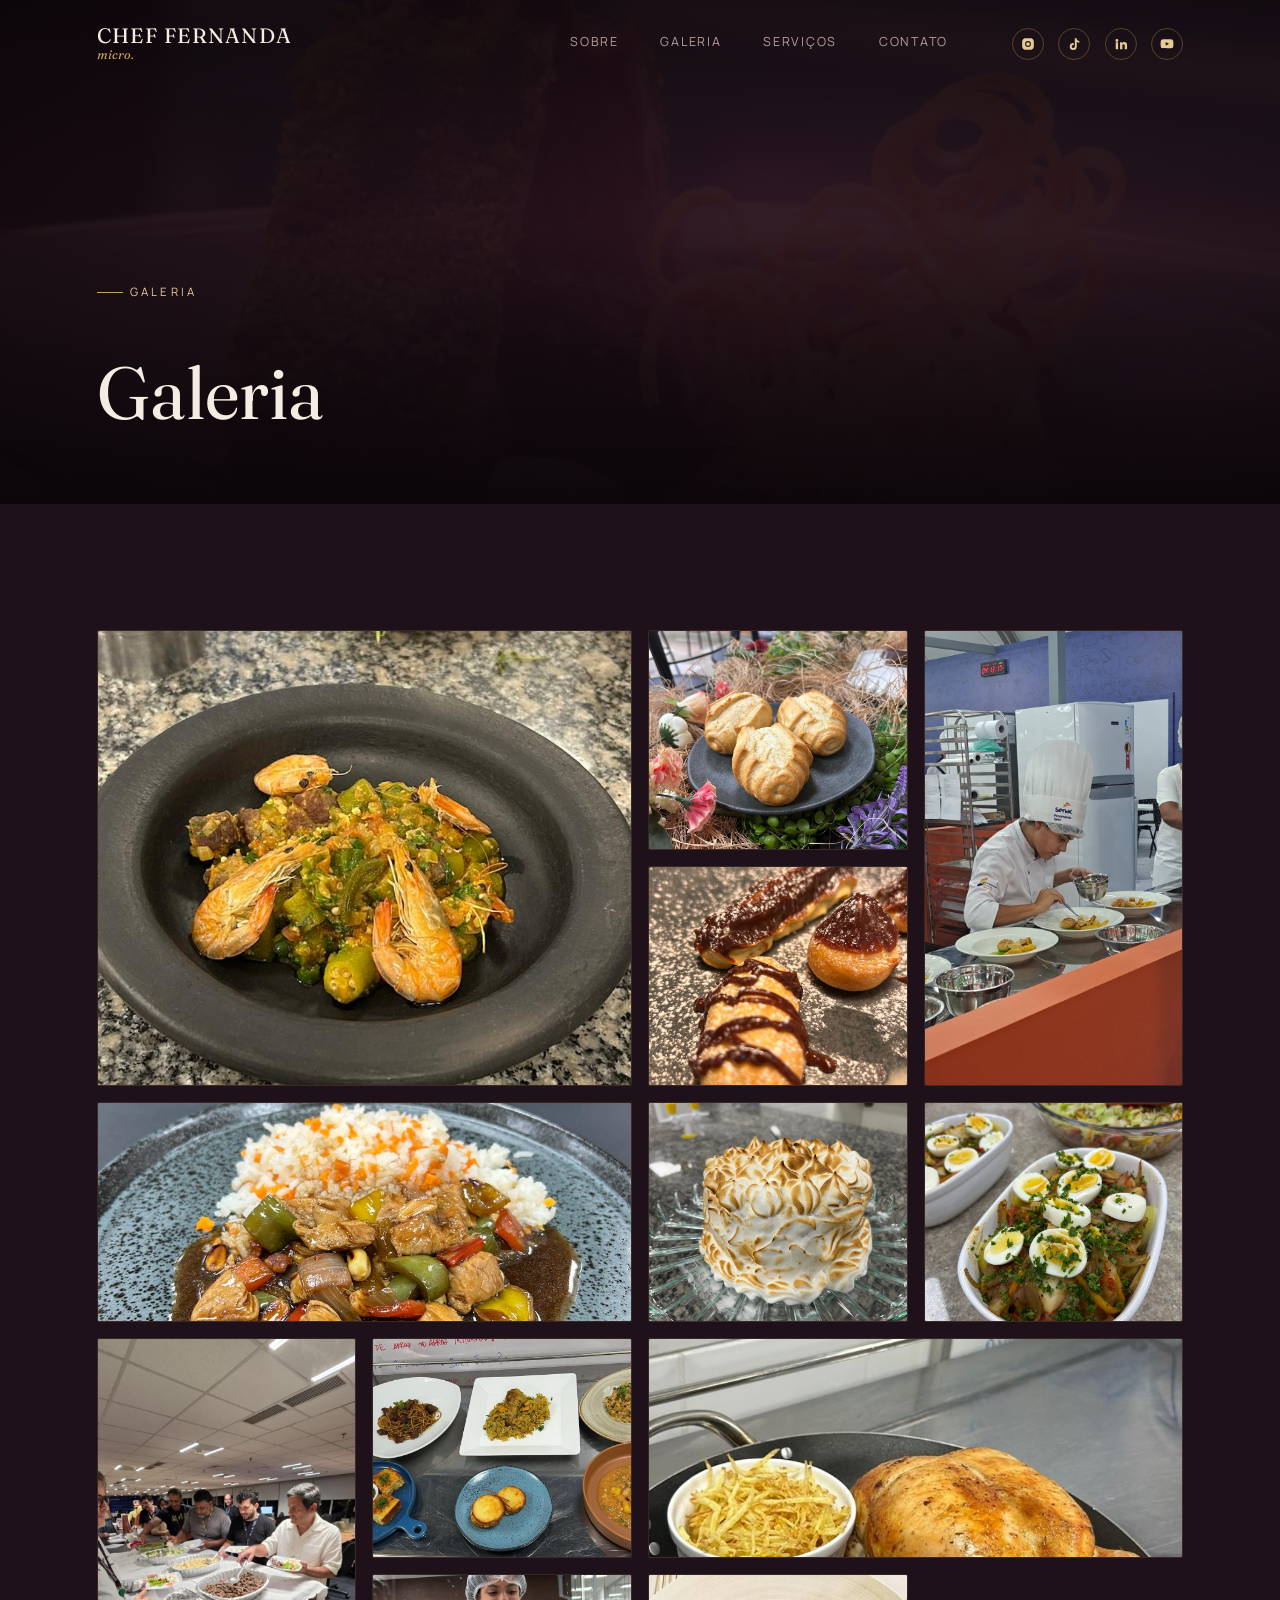
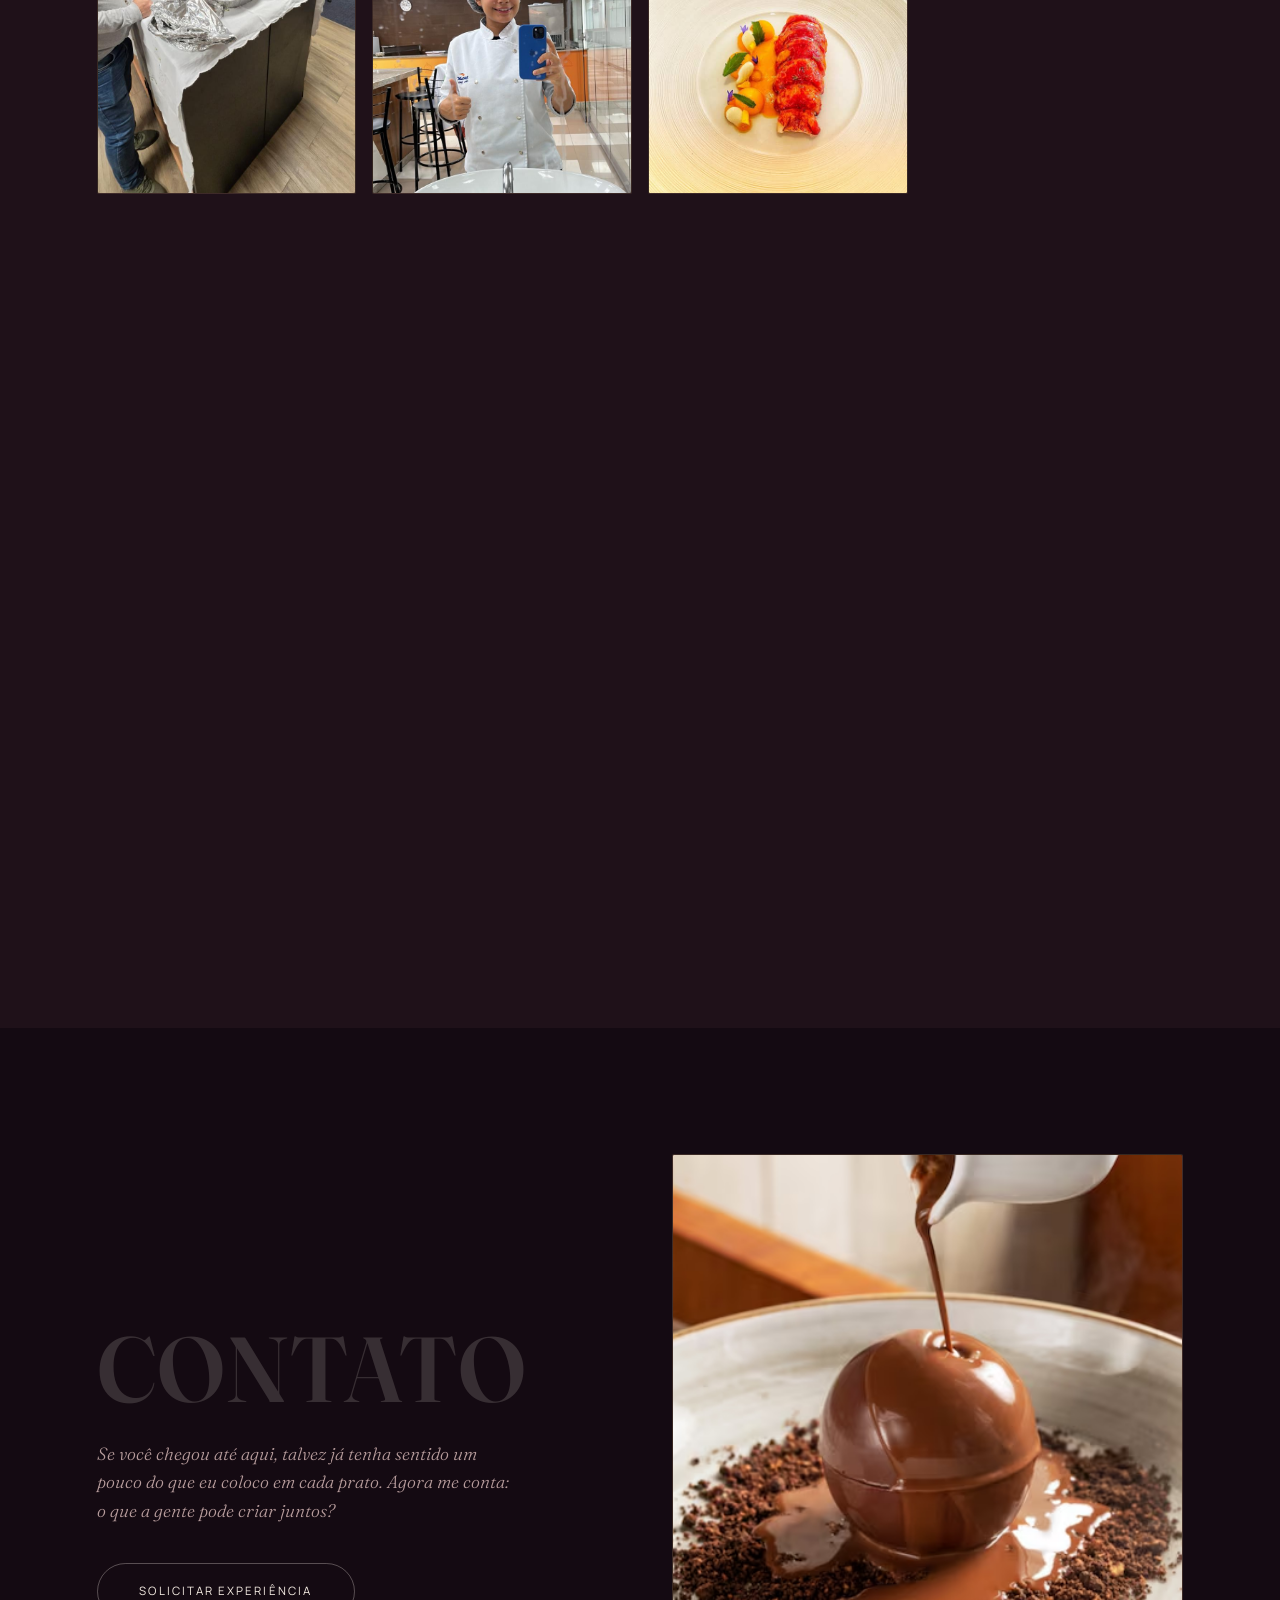
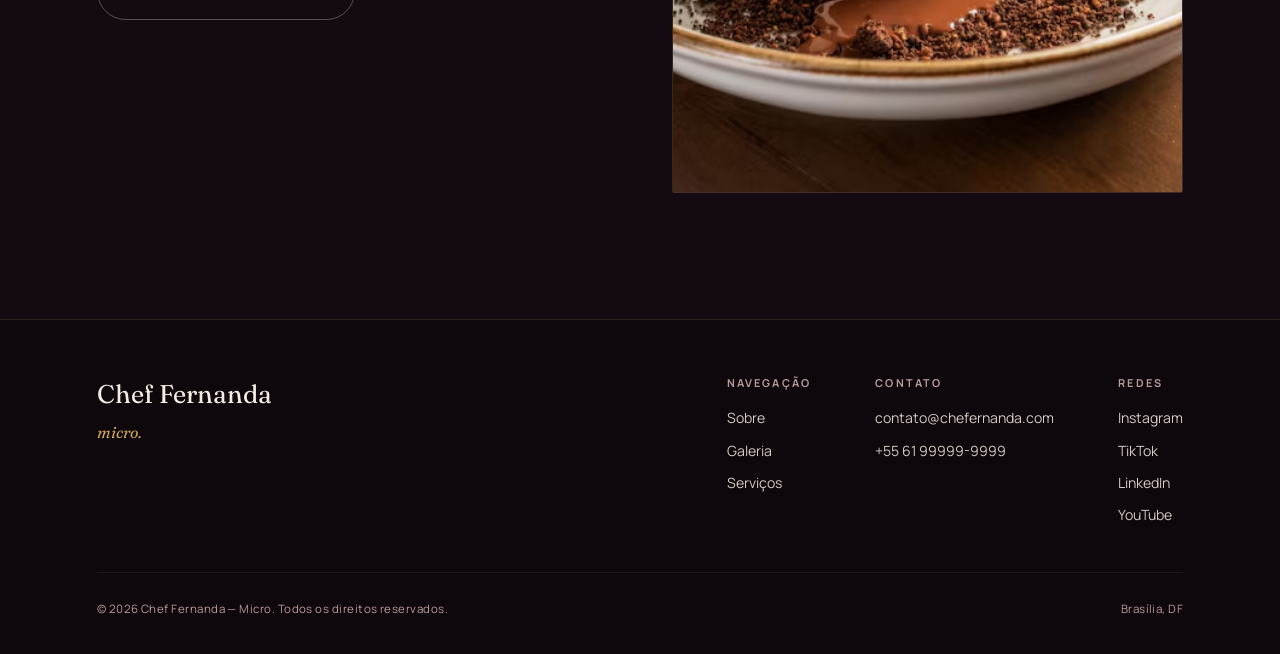
<file: galeria.html>
<!DOCTYPE html>
<html lang="pt-BR">
<head>
<meta charset="UTF-8">
<meta name="viewport" content="width=device-width, initial-scale=1.0">
<title>Galeria — Chef Fernanda</title>
<link rel="preconnect" href="https://fonts.googleapis.com">
<link rel="preconnect" href="https://fonts.gstatic.com" crossorigin>
<link href="https://fonts.googleapis.com/css2?family=Fraunces:ital,opsz,wght@0,9..144,300;0,9..144,400;0,9..144,600;1,9..144,400;1,9..144,500&family=Manrope:wght@300;400;500;600;700&display=swap" rel="stylesheet">
<link rel="stylesheet" href="styles.css">
</head>
<body>

<!-- ============================================================
     HEADER (idêntico ao restante do site)
============================================================ -->
<header id="site-header">
  <div class="wrap">
    <a href="index.html" class="brand">
      <span class="name">Chef Fernanda</span>
      <span class="tag">micro.</span>
    </a>

    <nav class="primary" id="primary-nav">
      <a href="sobre.html">Sobre</a>
      <a href="galeria.html">Galeria</a>
      <a href="servicos.html">Serviços</a>
      <a href="contato.html">Contato</a>
      <div class="socials">
        <a href="#" aria-label="Instagram"><svg viewBox="0 0 24 24"><path d="M12 2c2.7 0 3.06.01 4.12.06 1.06.05 1.79.22 2.43.47.66.26 1.22.6 1.77 1.15.55.55.89 1.11 1.15 1.77.25.64.42 1.37.47 2.43.05 1.06.06 1.42.06 4.12s-.01 3.06-.06 4.12c-.05 1.06-.22 1.79-.47 2.43a4.9 4.9 0 0 1-1.15 1.77 4.9 4.9 0 0 1-1.77 1.15c-.64.25-1.37.42-2.43.47-1.06.05-1.42.06-4.12.06s-3.06-.01-4.12-.06c-1.06-.05-1.79-.22-2.43-.47a4.9 4.9 0 0 1-1.77-1.15 4.9 4.9 0 0 1-1.15-1.77c-.25-.64-.42-1.37-.47-2.43C2.01 15.06 2 14.7 2 12s.01-3.06.06-4.12c.05-1.06.22-1.79.47-2.43.26-.66.6-1.22 1.15-1.77A4.9 4.9 0 0 1 5.45 2.53c.64-.25 1.37-.42 2.43-.47C8.94 2.01 9.3 2 12 2zm0 5a5 5 0 1 0 0 10 5 5 0 0 0 0-10zm0 8.2a3.2 3.2 0 1 1 0-6.4 3.2 3.2 0 0 1 0 6.4zm5.2-8.4a1.17 1.17 0 1 1 0-2.34 1.17 1.17 0 0 1 0 2.34z"/></svg></a>
        <a href="#" aria-label="TikTok"><svg viewBox="0 0 24 24"><path d="M16.6 2h-3.2v14.2c0 1.5-1.2 2.7-2.7 2.7a2.7 2.7 0 0 1-2.7-2.7 2.7 2.7 0 0 1 2.7-2.7c.28 0 .55.04.8.12V10.4a6 6 0 0 0-.8-.06 6 6 0 0 0-6 6 6 6 0 0 0 6 6 6 6 0 0 0 6-6V8.6a8 8 0 0 0 4.5 1.4V6.8a4.8 4.8 0 0 1-4.6-4.8z"/></svg></a>
        <a href="#" aria-label="LinkedIn"><svg viewBox="0 0 24 24"><path d="M4.98 3.5a2.5 2.5 0 1 1 0 5 2.5 2.5 0 0 1 0-5zM3 9h4v12H3V9zm7 0h3.8v1.7h.05c.53-1 1.83-2.05 3.77-2.05 4.03 0 4.78 2.65 4.78 6.1V21h-4v-5.6c0-1.34-.02-3.06-1.87-3.06-1.87 0-2.16 1.46-2.16 2.96V21h-4V9z"/></svg></a>
        <a href="https://www.youtube.com/watch?v=CBSsL4u_nng" aria-label="YouTube"><svg viewBox="0 0 24 24"><path d="M22.54 6.42a2.78 2.78 0 0 0-1.95-2C18.88 4 12 4 12 4s-6.88 0-8.59.42a2.78 2.78 0 0 0-1.95 2A29 29 0 0 0 1 11.75a29 29 0 0 0 .46 5.33 2.78 2.78 0 0 0 1.95 1.96C5.12 19.5 12 19.5 12 19.5s6.88 0 8.59-.46a2.78 2.78 0 0 0 1.95-1.96 29 29 0 0 0 .46-5.33 29 29 0 0 0-.46-5.33zM9.75 15.02V8.48l5.75 3.27z"/></svg></a>
      </div>
    </nav>

    <button class="menu-btn" id="menu-btn" aria-label="Abrir menu">
      <span></span><span></span><span></span>
    </button>
  </div>
</header>

<!-- ============================================================
     HERO — imagem estática + overlay, título curto
============================================================ -->
<section class="about-hero about-hero--short">
  <div class="hero-bg"></div>
  <img class="about-hero-img" src="imagens/cordeiro.webp" alt="" onerror="this.remove()">
  <div class="hero-vignette"></div>
  <div class="wrap">
    <p class="eyebrow hero-eyebrow">Galeria</p>
    <h1 style="margin-top:1.2rem;"><span class="line"><span>Galeria</span></span></h1>
  </div>
</section>

<!-- ============================================================
     MURAL DE FOTOS — revela conforme rola a página
============================================================ -->
<section class="full-gallery section-pad">
  <div class="wrap">
    <div class="gallery-wall">

      <div class="g-item g-big reveal"><img src="imagens/camaraotopmasterbest.jpeg" alt="" onerror="this.remove()"></div>
      <div class="g-item reveal"><img src="imagens/entradinhatop.jpeg" alt="" onerror="this.remove()"></div>
      <div class="g-item g-tall reveal"><img src="imagens/fenopreparo.jpeg" alt="" onerror="this.remove()"></div>
      <div class="g-item reveal"><img src="imagens/docinho.jpeg" alt="" onerror="this.remove()"></div>

      <div class="g-item g-wide reveal"><img src="imagens/franguinnhoxadres.jpeg" alt="" onerror="this.remove()"></div>
      <div class="g-item reveal"><img src="imagens/bolinhototoso.jpeg" alt="" onerror="this.remove()"></div>
      <div class="g-item reveal"><img src="imagens/menuespecial.jpeg" alt="" onerror="this.remove()"></div>

      <div class="g-item g-tall reveal"><img src="imagens/eventoreal.jpeg" alt="" onerror="this.remove()"></div>
      <div class="g-item reveal"><img src="imagens/testedohero.jpeg" alt="" onerror="this.remove()"></div>
      <div class="g-item g-wide reveal"><img src="imagens/frangofeitonapanela.jpeg" alt="" onerror="this.remove()"></div>
      <div class="g-item reveal"><img src="imagens/fesorridente.jpeg" alt="" onerror="this.remove()"></div>

      <div class="g-item reveal"><img src="imagens/lagostinhadelicia.jpg" alt="" onerror="this.remove()"></div>
      <div class="g-item g-big reveal"><img src="imagens/michelinDubai.webp" alt="" onerror="this.remove()"></div>
      <div class="g-item reveal"><img src="imagens/risoto.jpg" alt="" onerror="this.remove()"></div>

      <div class="g-item reveal"><img src="imagens/ovasdepeixe.webp" alt="" onerror="this.remove()"></div>
      <div class="g-item g-tall reveal"><img src="imagens/pareceGostoso.jpg" alt="" onerror="this.remove()"></div>
      <div class="g-item reveal"><img src="imagens/seilatomeiochapadodesonoja.jpg" alt="" onerror="this.remove()"></div>
      <div class="g-item g-wide reveal"><img src="imagens/empratamento.avif" alt="" onerror="this.remove()"></div>

    </div>
  </div>
</section>

<!-- ============================================================
     CONTATO (mesmo bloco reaproveitado das outras páginas)
============================================================ -->
<section class="contact-cta section-pad">
  <div class="wrap contact-layout">
    <div class="contact-text reveal">
      <h2 class="contact-title">Contato</h2>
      <p class="contact-sub">Se você chegou até aqui, talvez já tenha sentido um pouco do que eu coloco em cada prato. Agora me conta: o que a gente pode criar juntos?</p>
      <a href="contato.html" class="btn-pill">Solicitar experiência</a>
    </div>
    <div class="contact-photo reveal"><img src="imagens/chocolate.avif" alt="" onerror="this.remove()"></div>
  </div>
</section>

<!-- ============================================================
     FOOTER (idêntico ao restante do site)
============================================================ -->
<footer id="contato">
  <div class="wrap">
    <div class="footer-top">
      <div class="footer-brand">
        <div class="name">Chef Fernanda</div>
        <div class="tag">micro.</div>
      </div>
      <div class="footer-cols">
        <div class="footer-col">
          <h4>Navegação</h4>
          <a href="sobre.html">Sobre</a>
          <a href="galeria.html">Galeria</a>
          <a href="servicos.html">Serviços</a>
        </div>
        <div class="footer-col">
          <h4>Contato</h4>
          <a href="mailto:contato@chefernanda.com">contato@chefernanda.com</a>
          <a href="tel:+5561999999999">+55 61 99999-9999</a>
        </div>
        <div class="footer-col">
          <h4>Redes</h4>
          <a href="#">Instagram</a>
          <a href="#">TikTok</a>
          <a href="#">LinkedIn</a>
          <a href="https://www.youtube.com/watch?v=CBSsL4u_nng">YouTube</a>
        </div>
      </div>
    </div>
    <div class="footer-bottom">
      <span>© 2026 Chef Fernanda — Micro. Todos os direitos reservados.</span>
      <span>Brasília, DF</span>
    </div>
  </div>
</footer>

<script src="script.js"></script>
</body>
</html>
</file>
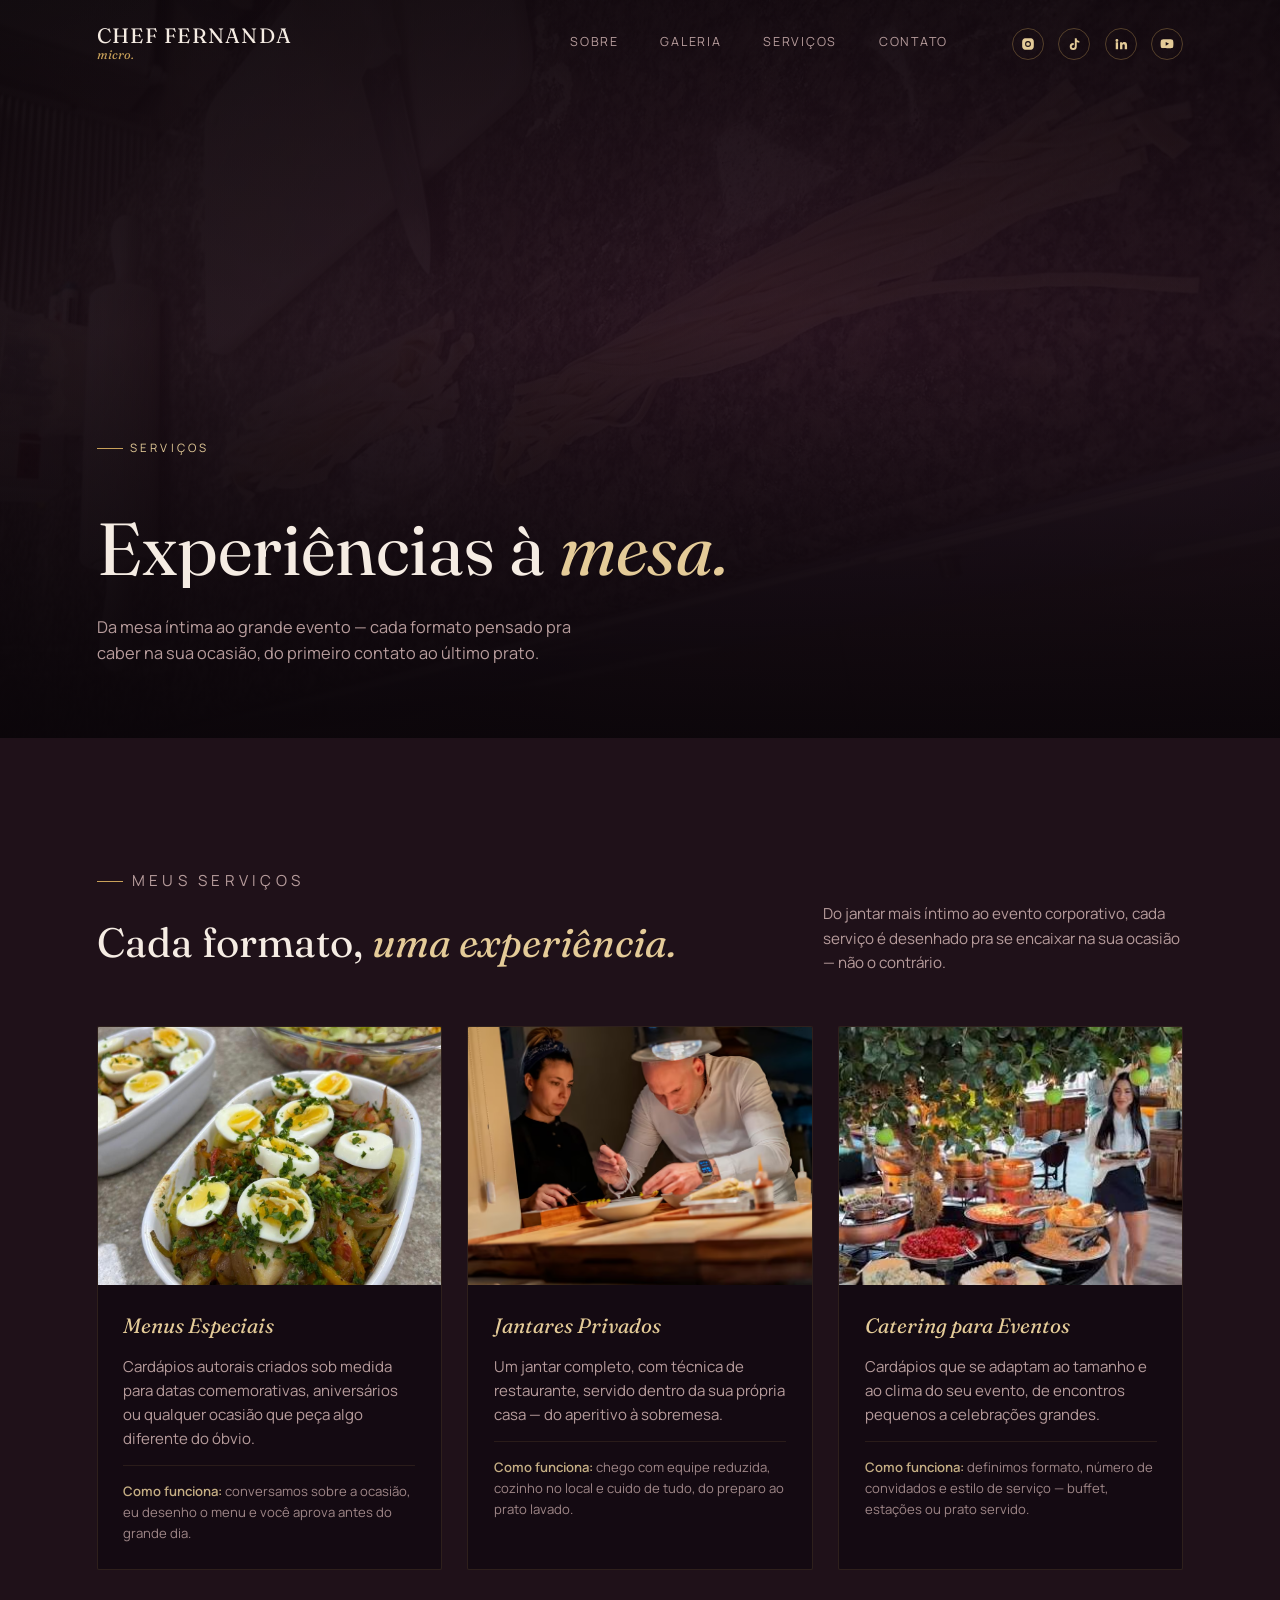
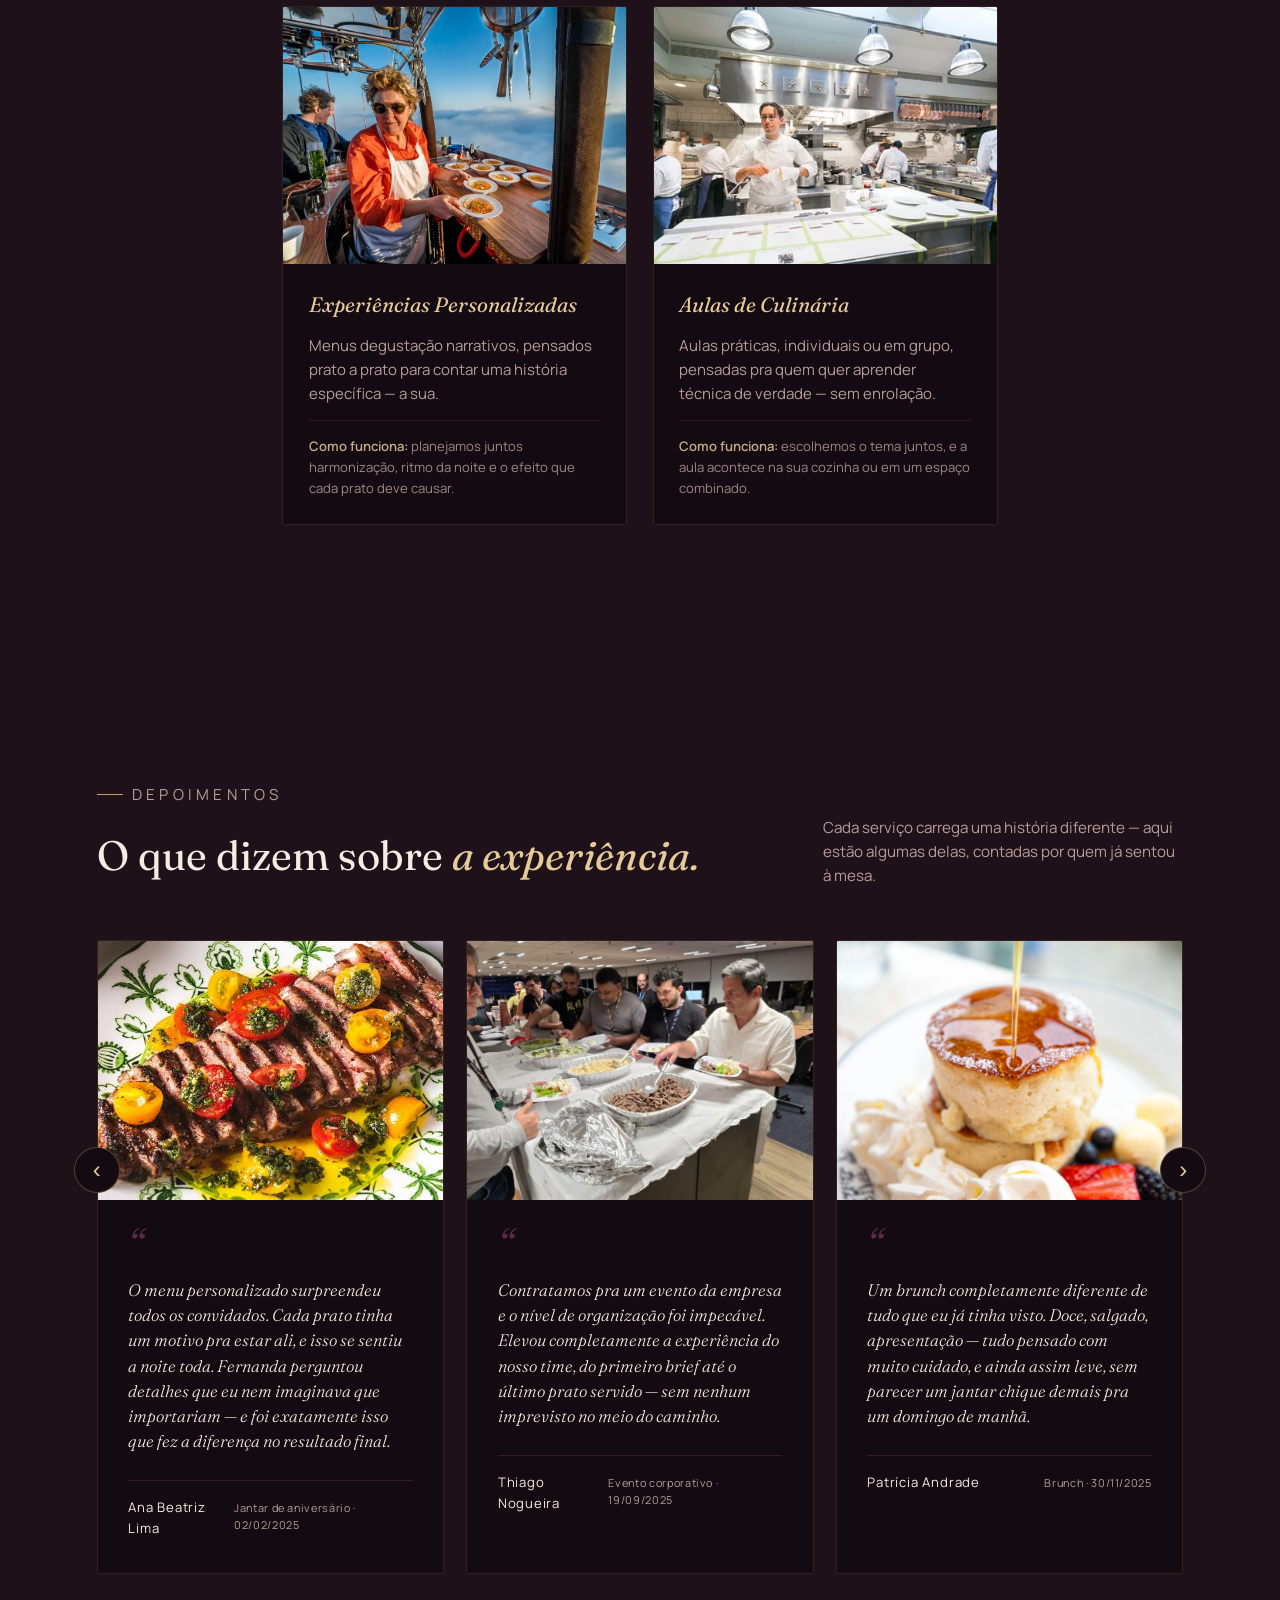
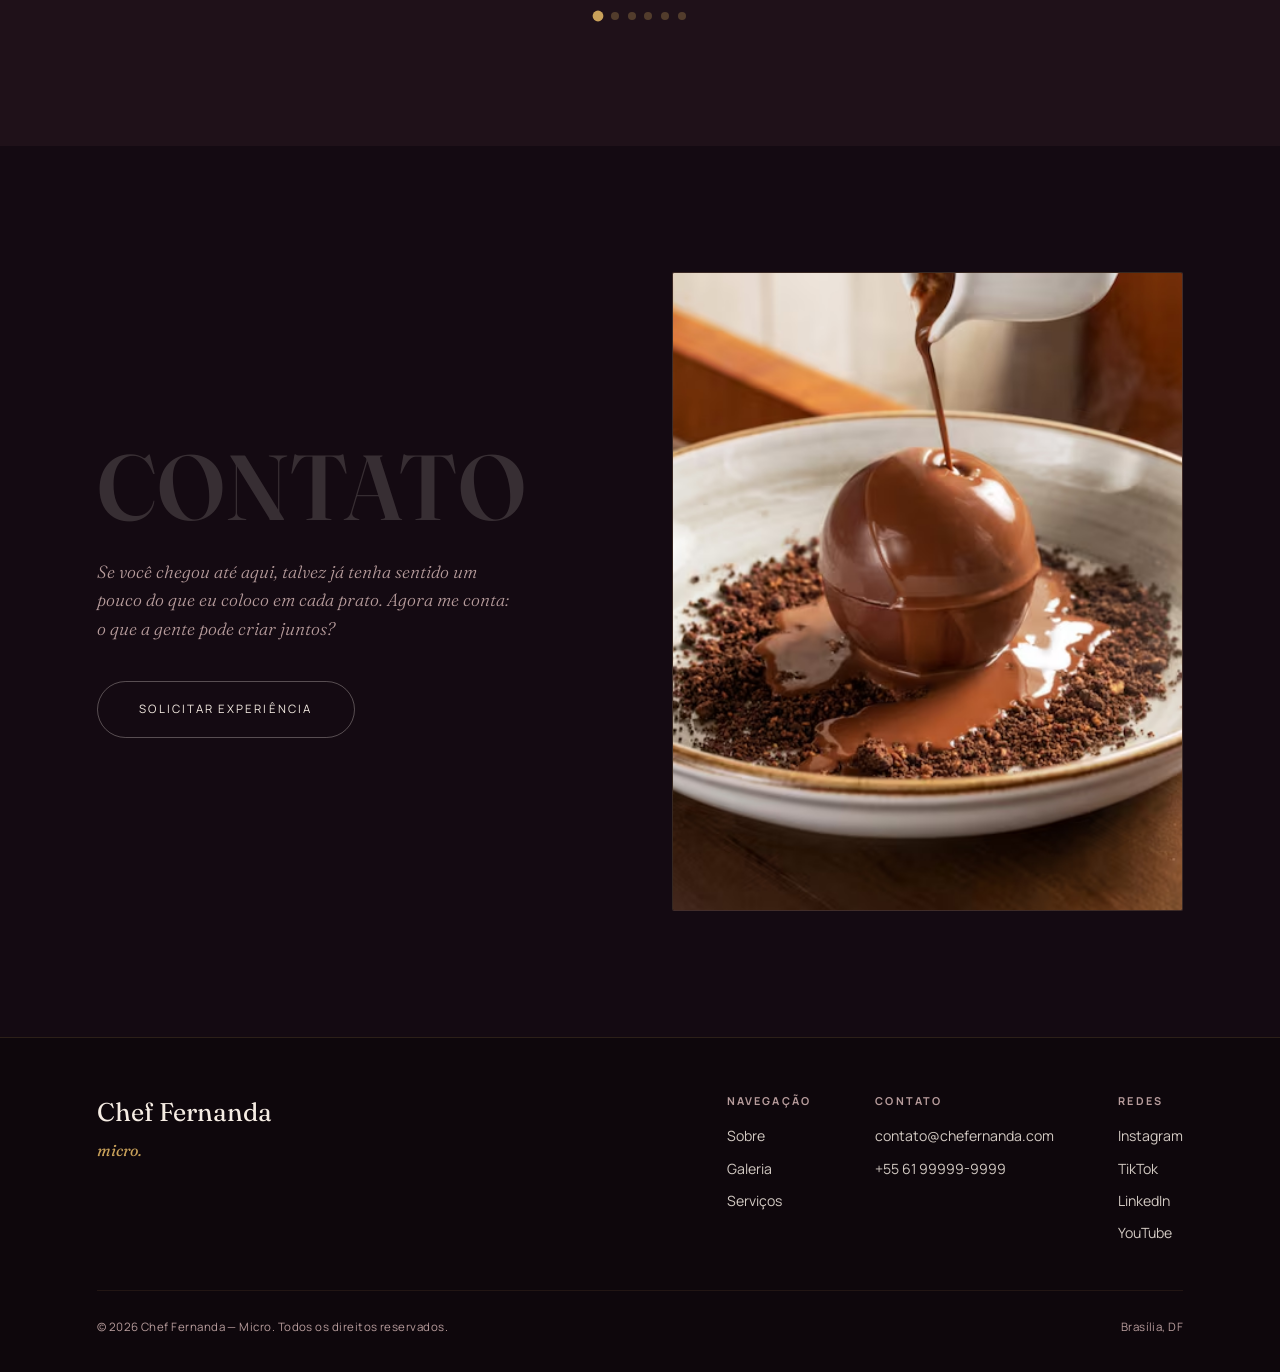
<file: servicos.html>
<!DOCTYPE html>
<html lang="pt-BR">
<head>
<meta charset="UTF-8">
<meta name="viewport" content="width=device-width, initial-scale=1.0">
<title>Serviços — Chef Fernanda</title>
<link rel="preconnect" href="https://fonts.googleapis.com">
<link rel="preconnect" href="https://fonts.gstatic.com" crossorigin>
<link href="https://fonts.googleapis.com/css2?family=Fraunces:ital,opsz,wght@0,9..144,300;0,9..144,400;0,9..144,600;1,9..144,400;1,9..144,500&family=Manrope:wght@300;400;500;600;700&display=swap" rel="stylesheet">
<link rel="stylesheet" href="styles.css">
</head>
<body>

<!-- ============================================================
     HEADER (idêntico ao restante do site)
============================================================ -->
<header id="site-header">
  <div class="wrap">
    <a href="index.html" class="brand">
      <span class="name">Chef Fernanda</span>
      <span class="tag">micro.</span>
    </a>

    <nav class="primary" id="primary-nav">
       <a href="sobre.html">Sobre</a>
      <a href="galeria.html">Galeria</a>
      <a href="servicos.html">Serviços</a>
      <a href="contato.html">Contato</a>
      <div class="socials">
        <a href="#" aria-label="Instagram"><svg viewBox="0 0 24 24"><path d="M12 2c2.7 0 3.06.01 4.12.06 1.06.05 1.79.22 2.43.47.66.26 1.22.6 1.77 1.15.55.55.89 1.11 1.15 1.77.25.64.42 1.37.47 2.43.05 1.06.06 1.42.06 4.12s-.01 3.06-.06 4.12c-.05 1.06-.22 1.79-.47 2.43a4.9 4.9 0 0 1-1.15 1.77 4.9 4.9 0 0 1-1.77 1.15c-.64.25-1.37.42-2.43.47-1.06.05-1.42.06-4.12.06s-3.06-.01-4.12-.06c-1.06-.05-1.79-.22-2.43-.47a4.9 4.9 0 0 1-1.77-1.15 4.9 4.9 0 0 1-1.15-1.77c-.25-.64-.42-1.37-.47-2.43C2.01 15.06 2 14.7 2 12s.01-3.06.06-4.12c.05-1.06.22-1.79.47-2.43.26-.66.6-1.22 1.15-1.77A4.9 4.9 0 0 1 5.45 2.53c.64-.25 1.37-.42 2.43-.47C8.94 2.01 9.3 2 12 2zm0 5a5 5 0 1 0 0 10 5 5 0 0 0 0-10zm0 8.2a3.2 3.2 0 1 1 0-6.4 3.2 3.2 0 0 1 0 6.4zm5.2-8.4a1.17 1.17 0 1 1 0-2.34 1.17 1.17 0 0 1 0 2.34z"/></svg></a>
        <a href="#" aria-label="TikTok"><svg viewBox="0 0 24 24"><path d="M16.6 2h-3.2v14.2c0 1.5-1.2 2.7-2.7 2.7a2.7 2.7 0 0 1-2.7-2.7 2.7 2.7 0 0 1 2.7-2.7c.28 0 .55.04.8.12V10.4a6 6 0 0 0-.8-.06 6 6 0 0 0-6 6 6 6 0 0 0 6 6 6 6 0 0 0 6-6V8.6a8 8 0 0 0 4.5 1.4V6.8a4.8 4.8 0 0 1-4.6-4.8z"/></svg></a>
        <a href="#" aria-label="LinkedIn"><svg viewBox="0 0 24 24"><path d="M4.98 3.5a2.5 2.5 0 1 1 0 5 2.5 2.5 0 0 1 0-5zM3 9h4v12H3V9zm7 0h3.8v1.7h.05c.53-1 1.83-2.05 3.77-2.05 4.03 0 4.78 2.65 4.78 6.1V21h-4v-5.6c0-1.34-.02-3.06-1.87-3.06-1.87 0-2.16 1.46-2.16 2.96V21h-4V9z"/></svg></a>
        <a href="https://www.youtube.com/watch?v=CBSsL4u_nng" aria-label="YouTube"><svg viewBox="0 0 24 24"><path d="M22.54 6.42a2.78 2.78 0 0 0-1.95-2C18.88 4 12 4 12 4s-6.88 0-8.59.42a2.78 2.78 0 0 0-1.95 2A29 29 0 0 0 1 11.75a29 29 0 0 0 .46 5.33 2.78 2.78 0 0 0 1.95 1.96C5.12 19.5 12 19.5 12 19.5s6.88 0 8.59-.46a2.78 2.78 0 0 0 1.95-1.96 29 29 0 0 0 .46-5.33 29 29 0 0 0-.46-5.33zM9.75 15.02V8.48l5.75 3.27z"/></svg></a>
      </div>
    </nav>

    <button class="menu-btn" id="menu-btn" aria-label="Abrir menu">
      <span></span><span></span><span></span>
    </button>
  </div>
</header>

<!-- ============================================================
     HERO — imagem estática + overlay
============================================================ -->
<section class="about-hero">
  <div class="hero-bg"></div>
  <img class="about-hero-img" src="imagens/massaempreaparo.jpeg" alt="" onerror="this.remove()">
  <div class="hero-vignette"></div>
  <div class="wrap">
    <p class="eyebrow hero-eyebrow">Serviços</p>
    <h1 style="margin-top:1.2rem;"><span class="line"><span>Experiências à <em>mesa.</em></span></span></h1>
    <p class="sub">Da mesa íntima ao grande evento — cada formato pensado pra caber na sua ocasião, do primeiro contato ao último prato.</p>
  </div>
</section>

<!-- ============================================================
     MEUS SERVIÇOS
============================================================ -->
<section class="svc section-pad" id="meus-servicos">
  <div class="wrap">
    <div class="section-head reveal">
      <div>
        <p class="eyebrow">Meus serviços</p>
        <h2>Cada formato, <em style="font-style:italic;color:var(--gold-soft);">uma experiência.</em></h2>
      </div>
      <p>Do jantar mais íntimo ao evento corporativo, cada serviço é desenhado pra se encaixar na sua ocasião — não o contrário.</p>
    </div>

    <div class="svc-grid reveal">

      <div class="svc-card">
        <div class="svc-media"><img src="imagens/menuespecial.jpeg" alt="Menus Especiais" onerror="this.remove()"></div>
        <h3>Menus Especiais</h3>
        <p>Cardápios autorais criados sob medida para datas comemorativas, aniversários ou qualquer ocasião que peça algo diferente do óbvio.</p>
        <p class="svc-how"><strong>Como funciona:</strong> conversamos sobre a ocasião, eu desenho o menu e você aprova antes do grande dia.</p>
      </div>

      <div class="svc-card">
        <div class="svc-media"><img src="imagens/diner.avif" alt="Jantares Privados" onerror="this.remove()"></div>
        <h3>Jantares Privados</h3>
        <p>Um jantar completo, com técnica de restaurante, servido dentro da sua própria casa — do aperitivo à sobremesa.</p>
        <p class="svc-how"><strong>Como funciona:</strong> chego com equipe reduzida, cozinho no local e cuido de tudo, do preparo ao prato lavado.</p>
      </div>

      <div class="svc-card">
        <div class="svc-media"><img src="imagens/catering.jpg" alt="Catering para Eventos" onerror="this.remove()"></div>
        <h3>Catering para Eventos</h3>
        <p>Cardápios que se adaptam ao tamanho e ao clima do seu evento, de encontros pequenos a celebrações grandes.</p>
        <p class="svc-how"><strong>Como funciona:</strong> definimos formato, número de convidados e estilo de serviço — buffet, estações ou prato servido.</p>
      </div>

      <div class="svc-card">
        <div class="svc-media"><img src="imagens/personalizada.jpeg" alt="Experiências Gastronômicas Personalizadas" onerror="this.remove()"></div>
        <h3>Experiências Personalizadas</h3>
        <p>Menus degustação narrativos, pensados prato a prato para contar uma história específica — a sua.</p>
        <p class="svc-how"><strong>Como funciona:</strong> planejamos juntos harmonização, ritmo da noite e o efeito que cada prato deve causar.</p>
      </div>

      <div class="svc-card">
        <div class="svc-media"><img src="imagens/aulas.webp" alt="Aulas de Culinária" onerror="this.remove()"></div>
        <h3>Aulas de Culinária</h3>
        <p>Aulas práticas, individuais ou em grupo, pensadas pra quem quer aprender técnica de verdade — sem enrolação.</p>
        <p class="svc-how"><strong>Como funciona:</strong> escolhemos o tema juntos, e a aula acontece na sua cozinha ou em um espaço combinado.</p>
      </div>

    </div>
  </div>
</section>

<!-- ============================================================
     DEPOIMENTOS — carrossel, versão mais completa, com fotos
============================================================ -->
<section class="gallery section-pad" id="depoimentos">
  <div class="wrap">
    <div class="section-head reveal">
      <div>
        <p class="eyebrow">Depoimentos</p>
        <h2>O que dizem sobre <em style="font-style:italic;color:var(--gold-soft);">a experiência.</em></h2>
      </div>
      <p>Cada serviço carrega uma história diferente — aqui estão algumas delas, contadas por quem já sentou à mesa.</p>
    </div>

    <div class="carousel reveal">
      <button class="carousel-btn carousel-prev" aria-label="Depoimento anterior">&#8249;</button>
      <div class="carousel-track" id="testimonial-track">

        <div class="review-card">
          <div class="review-media"><img src="imagens/carnedelicia.jpg" alt="" onerror="this.remove()"></div>
          <div class="quote-mark">“</div>
          <p>O menu personalizado surpreendeu todos os convidados. Cada prato tinha um motivo pra estar ali, e isso se sentiu a noite toda. Fernanda perguntou detalhes que eu nem imaginava que importariam — e foi exatamente isso que fez a diferença no resultado final.</p>
          <div class="who"><span class="n">Ana Beatriz Lima</span><span class="d">Jantar de aniversário · 02/02/2025</span></div>
        </div>

        <div class="review-card">
          <div class="review-media"><img src="imagens/eventoreal.jpeg" alt="" onerror="this.remove()"></div>
          <div class="quote-mark">“</div>
          <p>Contratamos pra um evento da empresa e o nível de organização foi impecável. Elevou completamente a experiência do nosso time, do primeiro brief até o último prato servido — sem nenhum imprevisto no meio do caminho.</p>
          <div class="who"><span class="n">Thiago Nogueira</span><span class="d">Evento corporativo · 19/09/2025</span></div>
        </div>

        <div class="review-card">
          <div class="review-media"><img src="imagens/brunch.webp" alt="" onerror="this.remove()"></div>
          <div class="quote-mark">“</div>
          <p>Um brunch completamente diferente de tudo que eu já tinha visto. Doce, salgado, apresentação — tudo pensado com muito cuidado, e ainda assim leve, sem parecer um jantar chique demais pra um domingo de manhã.</p>
          <div class="who"><span class="n">Patrícia Andrade</span><span class="d">Brunch · 30/11/2025</span></div>
        </div>

        <div class="review-card">
          <div class="review-media"><img src="imagens/aulassupercheffe.jpg" alt="" onerror="this.remove()"></div>
          <div class="quote-mark">“</div>
          <p>A aula foi muito além de receita — aprendi técnica de verdade, no meu ritmo, na minha própria cozinha. Fernanda tem uma paciência rara pra explicar o porquê de cada passo, não só o como.</p>
          <div class="who"><span class="n">Rafael Duarte</span><span class="d">Aula de culinária · 14/04/2025</span></div>
        </div>

        <div class="review-card">
          <div class="review-media"><img src="imagens/reviewjantar.jpg" alt="" onerror="this.remove()"></div>
          <div class="quote-mark">“</div>
          <p>Fernanda entendeu exatamente o clima que a gente queria pro jantar. Foi como ter um restaurante inteiro só pra nós, com um cardápio que parecia ter sido escrito pensando em cada pessoa da mesa.</p>
          <div class="who"><span class="n">Juliana Prado</span><span class="d">Jantar privado · 08/07/2025</span></div>
        </div>

        <div class="review-card">
          <div class="review-media"><img src="imagens/consultoria1.jpg" alt="" onerror="this.remove()"></div>
          <div class="quote-mark">“</div>
          <p>A consultoria mudou a forma como a gente pensa o cardápio. Resultado técnico, comercial e com muito mais identidade — os pratos hoje contam uma história que antes não existia no menu.</p>
          <div class="who"><span class="n">Marcelo Teixeira</span><span class="d">Consultoria de cardápio · 21/05/2025</span></div>
        </div>

      </div>
      <button class="carousel-btn carousel-next" aria-label="Próximo depoimento">&#8250;</button>
    </div>

    <div class="carousel-dots" id="testimonial-dots"></div>
  </div>
</section>

<!-- ============================================================
     CONTATO (reaproveitado da página Sobre Mim)
============================================================ -->
<section class="contact-cta section-pad">
  <div class="wrap contact-layout">
    <div class="contact-text reveal">
      <h2 class="contact-title">Contato</h2>
      <p class="contact-sub">Se você chegou até aqui, talvez já tenha sentido um pouco do que eu coloco em cada prato. Agora me conta: o que a gente pode criar juntos?</p>
      <a href="contato.html" class="btn-pill">Solicitar experiência</a>
    </div>
    <div class="contact-photo reveal"><img src="imagens/chocolate.avif  " alt="" onerror="this.remove()"></div>
  </div>
</section>

<!-- ============================================================
     FOOTER (idêntico ao restante do site)
============================================================ -->
<footer id="contato">
  <div class="wrap">
    <div class="footer-top">
      <div class="footer-brand">
        <div class="name">Chef Fernanda</div>
        <div class="tag">micro.</div>
      </div>
      <div class="footer-cols">
        <div class="footer-col">
          <h4>Navegação</h4>
          <a href="sobre.html">Sobre</a>
          <a href="galeria.html">Galeria</a>
          <a href="servicos.html">Serviços</a>
        </div>
        <div class="footer-col">
          <h4>Contato</h4>
          <a href="mailto:contato@chefernanda.com">contato@chefernanda.com</a>
          <a href="tel:+5561999999999">+55 61 99999-9999</a>
        </div>
        <div class="footer-col">
          <h4>Redes</h4>
          <a href="#">Instagram</a>
          <a href="#">TikTok</a>
          <a href="#">LinkedIn</a>
          <a href="https://www.youtube.com/watch?v=CBSsL4u_nng">YouTube</a>
        </div>
      </div>
    </div>
    <div class="footer-bottom">
      <span>© 2026 Chef Fernanda — Micro. Todos os direitos reservados.</span>
      <span>Brasília, DF</span>
    </div>
  </div>
</footer>

<script src="script.js"></script>
</body>
</html>
</file>
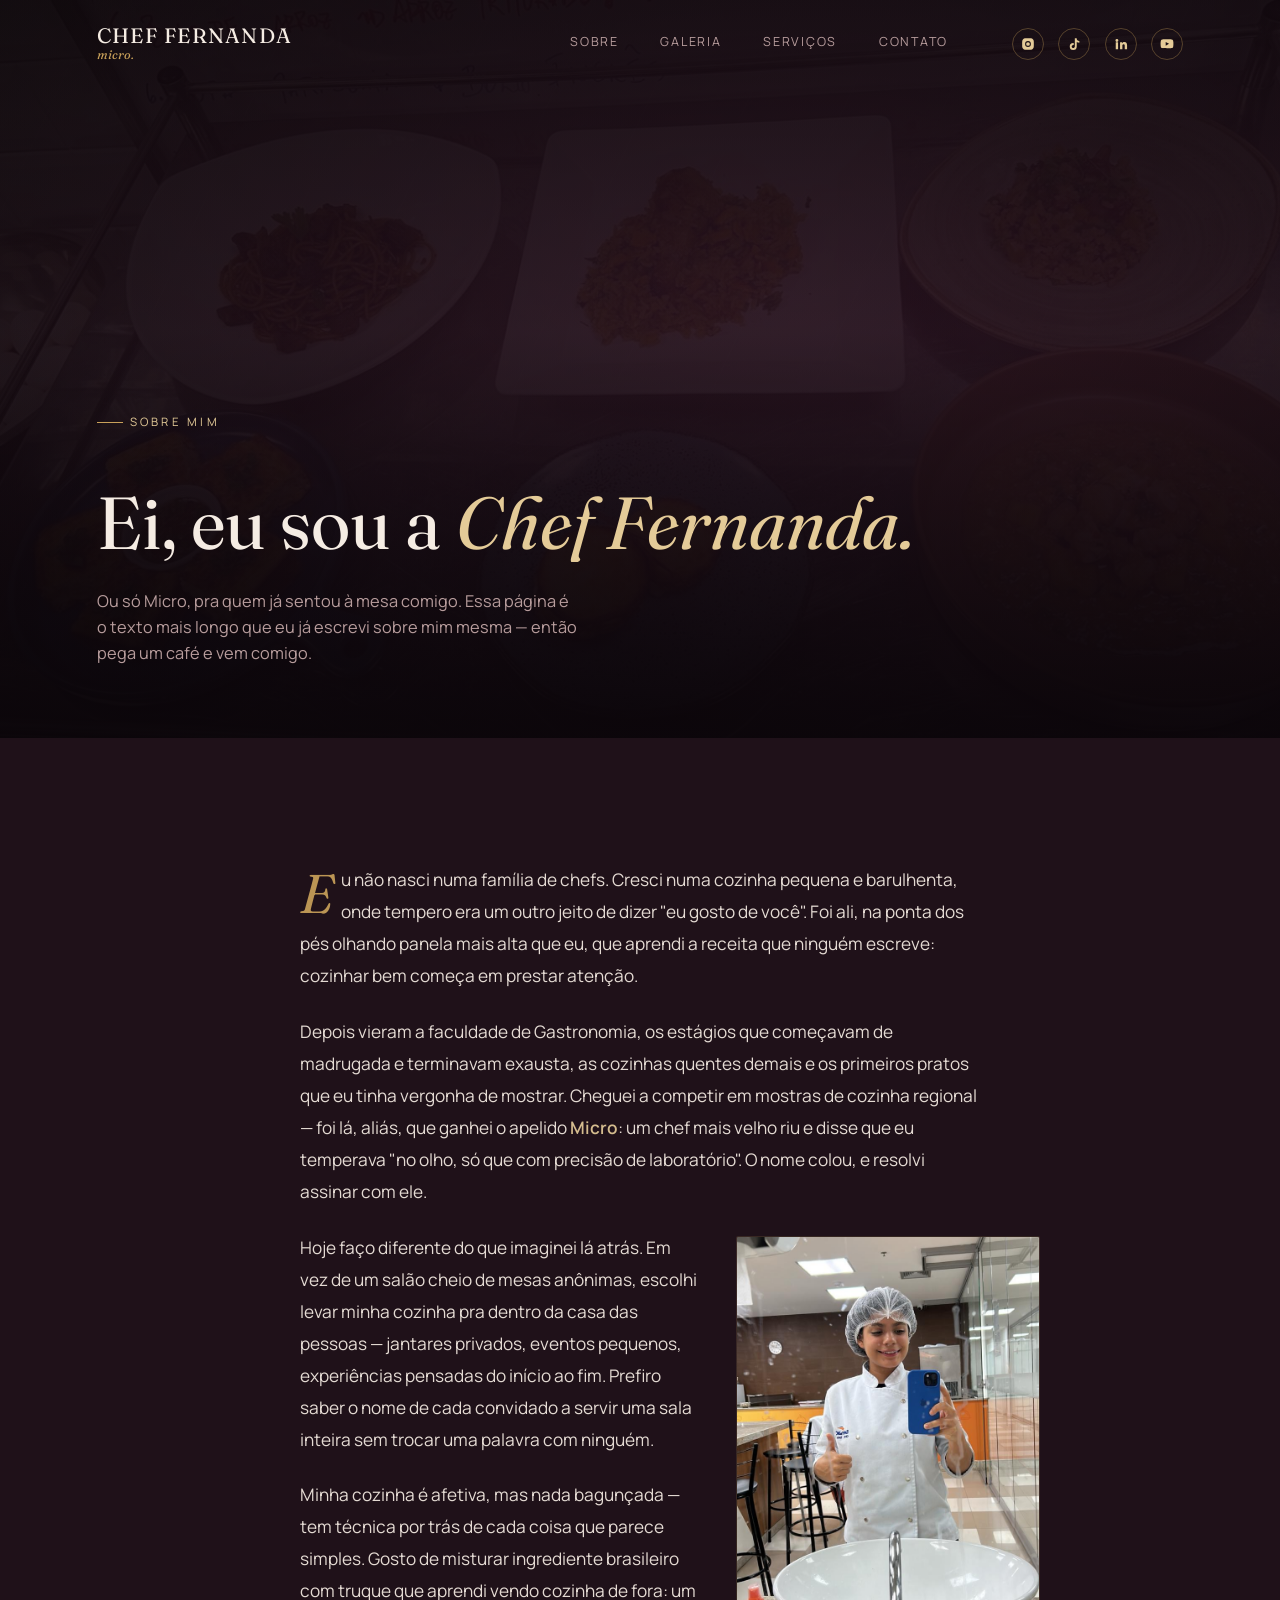
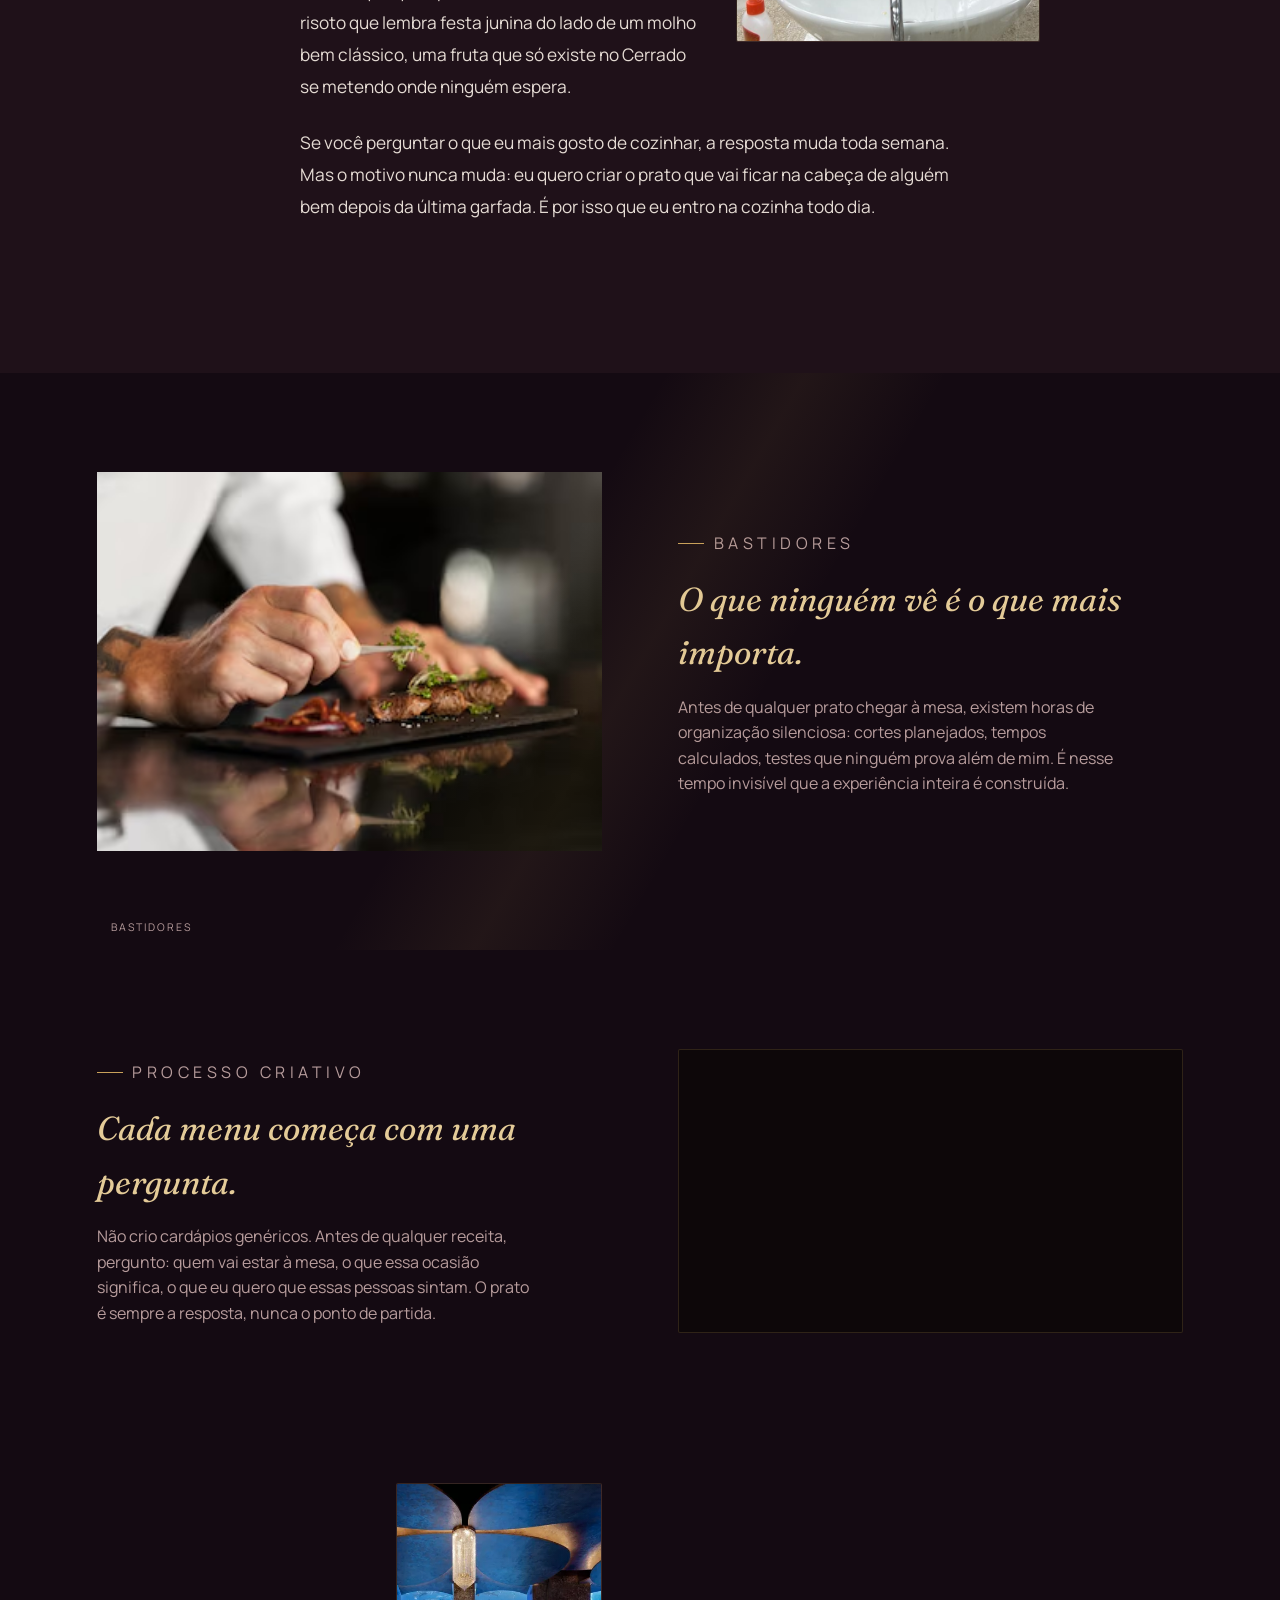
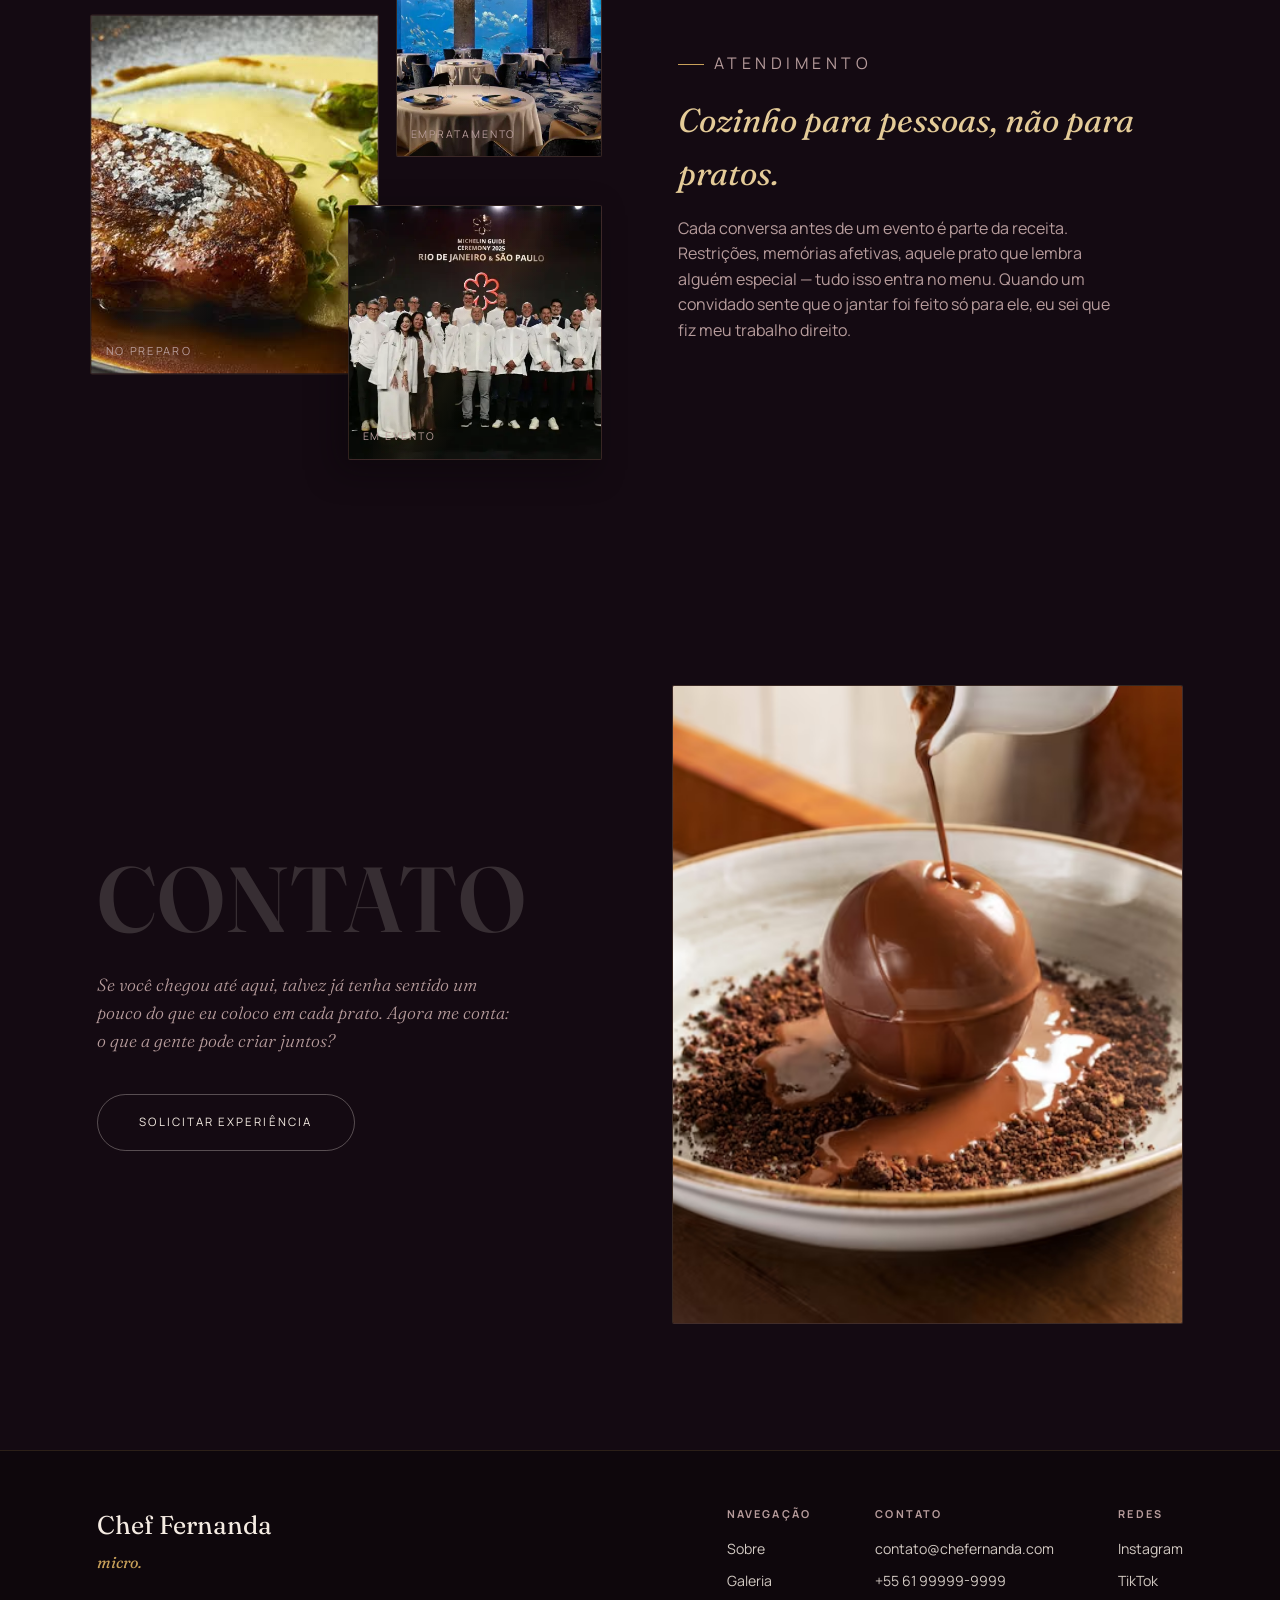
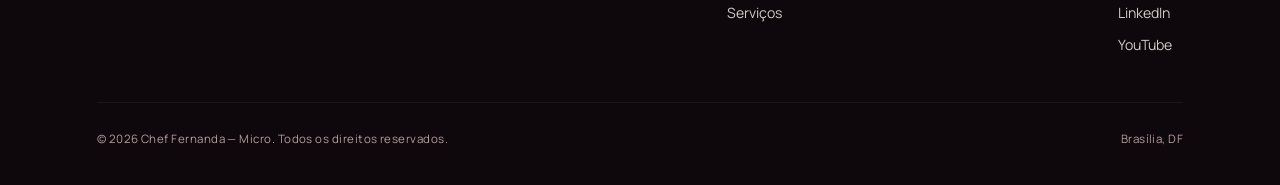
<file: sobre.html>
<!DOCTYPE html>
<html lang="pt-BR">
<head>
<meta charset="UTF-8">
<meta name="viewport" content="width=device-width, initial-scale=1.0">
<title>Sobre Mim — Chef Fernanda</title>
<link rel="preconnect" href="https://fonts.googleapis.com">
<link rel="preconnect" href="https://fonts.gstatic.com" crossorigin>
<link href="https://fonts.googleapis.com/css2?family=Fraunces:ital,opsz,wght@0,9..144,300;0,9..144,400;0,9..144,600;1,9..144,400;1,9..144,500&family=Manrope:wght@300;400;500;600;700&display=swap" rel="stylesheet">
<link rel="stylesheet" href="styles.css">
</head>
<body>

<!-- ============================================================
     HEADER (idêntico ao da home)
============================================================ -->
<header id="site-header">
  <div class="wrap">
    <a href="index.html" class="brand">
      <span class="name">Chef Fernanda</span>
      <span class="tag">micro.</span>
    </a>

    <nav class="primary" id="primary-nav">
       <a href="sobre.html">Sobre</a>
      <a href="galeria.html">Galeria</a>
      <a href="servicos.html">Serviços</a>
      <a href="contato.html">Contato</a>
      <div class="socials">
        <a href="#" aria-label="Instagram"><svg viewBox="0 0 24 24"><path d="M12 2c2.7 0 3.06.01 4.12.06 1.06.05 1.79.22 2.43.47.66.26 1.22.6 1.77 1.15.55.55.89 1.11 1.15 1.77.25.64.42 1.37.47 2.43.05 1.06.06 1.42.06 4.12s-.01 3.06-.06 4.12c-.05 1.06-.22 1.79-.47 2.43a4.9 4.9 0 0 1-1.15 1.77 4.9 4.9 0 0 1-1.77 1.15c-.64.25-1.37.42-2.43.47-1.06.05-1.42.06-4.12.06s-3.06-.01-4.12-.06c-1.06-.05-1.79-.22-2.43-.47a4.9 4.9 0 0 1-1.77-1.15 4.9 4.9 0 0 1-1.15-1.77c-.25-.64-.42-1.37-.47-2.43C2.01 15.06 2 14.7 2 12s.01-3.06.06-4.12c.05-1.06.22-1.79.47-2.43.26-.66.6-1.22 1.15-1.77A4.9 4.9 0 0 1 5.45 2.53c.64-.25 1.37-.42 2.43-.47C8.94 2.01 9.3 2 12 2zm0 5a5 5 0 1 0 0 10 5 5 0 0 0 0-10zm0 8.2a3.2 3.2 0 1 1 0-6.4 3.2 3.2 0 0 1 0 6.4zm5.2-8.4a1.17 1.17 0 1 1 0-2.34 1.17 1.17 0 0 1 0 2.34z"/></svg></a>
        <a href="#" aria-label="TikTok"><svg viewBox="0 0 24 24"><path d="M16.6 2h-3.2v14.2c0 1.5-1.2 2.7-2.7 2.7a2.7 2.7 0 0 1-2.7-2.7 2.7 2.7 0 0 1 2.7-2.7c.28 0 .55.04.8.12V10.4a6 6 0 0 0-.8-.06 6 6 0 0 0-6 6 6 6 0 0 0 6 6 6 6 0 0 0 6-6V8.6a8 8 0 0 0 4.5 1.4V6.8a4.8 4.8 0 0 1-4.6-4.8z"/></svg></a>
        <a href="#" aria-label="LinkedIn"><svg viewBox="0 0 24 24"><path d="M4.98 3.5a2.5 2.5 0 1 1 0 5 2.5 2.5 0 0 1 0-5zM3 9h4v12H3V9zm7 0h3.8v1.7h.05c.53-1 1.83-2.05 3.77-2.05 4.03 0 4.78 2.65 4.78 6.1V21h-4v-5.6c0-1.34-.02-3.06-1.87-3.06-1.87 0-2.16 1.46-2.16 2.96V21h-4V9z"/></svg></a>
        <a href="https://www.youtube.com/watch?v=CBSsL4u_nng" aria-label="YouTube"><svg viewBox="0 0 24 24"><path d="M22.54 6.42a2.78 2.78 0 0 0-1.95-2C18.88 4 12 4 12 4s-6.88 0-8.59.42a2.78 2.78 0 0 0-1.95 2A29 29 0 0 0 1 11.75a29 29 0 0 0 .46 5.33 2.78 2.78 0 0 0 1.95 1.96C5.12 19.5 12 19.5 12 19.5s6.88 0 8.59-.46a2.78 2.78 0 0 0 1.95-1.96 29 29 0 0 0 .46-5.33 29 29 0 0 0-.46-5.33zM9.75 15.02V8.48l5.75 3.27z"/></svg></a>
      </div>
    </nav>

    <button class="menu-btn" id="menu-btn" aria-label="Abrir menu">
      <span></span><span></span><span></span>
    </button>
  </div>
</header>

<!-- ============================================================
     HERO — com imagem de fundo + overlay
============================================================ -->
<section class="about-hero">
  <div class="hero-bg"></div>
  <img class="about-hero-img" src="imagens/testedohero.jpeg" alt="" onerror="this.remove()">
  <div class="hero-vignette"></div>
  <div class="wrap">
    <p class="eyebrow hero-eyebrow">Sobre mim</p>
    <h1 style="margin-top:1.2rem;"><span class="line"><span>Ei, eu sou a <em>Chef Fernanda.</em></span></span></h1>
    <p class="sub">Ou só Micro, pra quem já sentou à mesa comigo. Essa página é o texto mais longo que eu já escrevi sobre mim mesma — então pega um café e vem comigo.</p>
  </div>
</section>

<!-- ============================================================
     NARRATIVA EDITORIAL (texto + imagens de tamanhos variados)
============================================================ -->
<section class="narrative section-pad">
  <div class="wrap">
    <div class="editorial">

      <p>Eu não nasci numa família de chefs. Cresci numa cozinha pequena e barulhenta, onde tempero era um outro jeito de dizer "eu gosto de você". Foi ali, na ponta dos pés olhando panela mais alta que eu, que aprendi a receita que ninguém escreve: cozinhar bem começa em prestar atenção.</p>

      <p>Depois vieram a faculdade de Gastronomia, os estágios que começavam de madrugada e terminavam exausta, as cozinhas quentes demais e os primeiros pratos que eu tinha vergonha de mostrar. Cheguei a competir em mostras de cozinha regional — foi lá, aliás, que ganhei o apelido <strong>Micro</strong>: um chef mais velho riu e disse que eu temperava "no olho, só que com precisão de laboratório". O nome colou, e resolvi assinar com ele.</p>

      <figure class="edit-figure edit-figure--inset reveal">
        <img src="imagens/fesorridente.jpeg" alt="" onerror="this.closest('figure').remove()">
      </figure>

      <p>Hoje faço diferente do que imaginei lá atrás. Em vez de um salão cheio de mesas anônimas, escolhi levar minha cozinha pra dentro da casa das pessoas — jantares privados, eventos pequenos, experiências pensadas do início ao fim. Prefiro saber o nome de cada convidado a servir uma sala inteira sem trocar uma palavra com ninguém.</p>

      <p>Minha cozinha é afetiva, mas nada bagunçada — tem técnica por trás de cada coisa que parece simples. Gosto de misturar ingrediente brasileiro com truque que aprendi vendo cozinha de fora: um risoto que lembra festa junina do lado de um molho bem clássico, uma fruta que só existe no Cerrado se metendo onde ninguém espera.</p>

      <p>Se você perguntar o que eu mais gosto de cozinhar, a resposta muda toda semana. Mas o motivo nunca muda: eu quero criar o prato que vai ficar na cabeça de alguém bem depois da última garfada. É por isso que eu entro na cozinha todo dia.</p>

    </div>
  </div>
</section>

<!-- ============================================================
     BLOCOS ALTERNADOS — IMAGEM + TEXTO
============================================================ -->
<section class="split-block">
  <div class="wrap">

    <!-- BLOCO 1: IMAGEM NORMAL -->
    <div class="split-row reveal">
      <div class="split-media">
        <div class="ph" data-label="Bastidores">
          <img src="imagens/detalhes.avif" alt="Bastidores da cozinha" onerror="this.remove()">
        </div>
      </div>
      <div class="split-text">
        <p class="eyebrow">Bastidores</p>
        <h3>O que ninguém vê é o que mais importa.</h3>
        <p>Antes de qualquer prato chegar à mesa, existem horas de organização silenciosa: cortes planejados, tempos calculados, testes que ninguém prova além de mim. É nesse tempo invisível que a experiência inteira é construída.</p>
      </div>
    </div>

    <!-- BLOCO 2: VÍDEO -->
    <div class="split-row reverse reveal">
      <div class="split-media">
        <div class="bts-video">
          <iframe
            src="https://www.youtube.com/embed/CBSsL4u_nng?rel=0&modestbranding=1"
            title="Processo Criativo"
            frameborder="0"
            allow="autoplay; encrypted-media"
            allowfullscreen>
          </iframe>
        </div>
      </div>
      <div class="split-text">
        <p class="eyebrow">Processo criativo</p>
        <h3>Cada menu começa com uma pergunta.</h3>
        <p>Não crio cardápios genéricos. Antes de qualquer receita, pergunto: quem vai estar à mesa, o que essa ocasião significa, o que eu quero que essas pessoas sintam. O prato é sempre a resposta, nunca o ponto de partida.</p>
      </div>
    </div>

    <!-- BLOCO 3: 3 IMAGENS JUNTAS (Layout about-images + dynamic-layout) -->
    <div class="split-row reveal">
      <div class="split-media about-images dynamic-layout">
        <div class="ph" data-label="No preparo">
          <img src="imagens/pareceGostoso.jpg" alt="preparando" onerror="this.remove()">
        </div>
        <div class="ph" data-label="Empratamento">
          <img src="imagens/michelinDubai.webp" alt="Empratamento" onerror="this.remove()">
        </div>
        <div class="ph" data-label="Em evento">
          <img src="imagens/evento.webp" alt="chef fe no evento" onerror="this.remove()">
        </div>
      </div>
      <div class="split-text">
        <p class="eyebrow">Atendimento</p>
        <h3>Cozinho para pessoas, não para pratos.</h3>
        <p>Cada conversa antes de um evento é parte da receita. Restrições, memórias afetivas, aquele prato que lembra alguém especial — tudo isso entra no menu. Quando um convidado sente que o jantar foi feito só para ele, eu sei que fiz meu trabalho direito.</p>
      </div>
    </div>

  </div>
</section>

<!-- ============================================================
     CONTATO — versão refinada e convidativa
============================================================ -->
<section class="contact-cta section-pad">
  <div class="wrap contact-layout">
    <div class="contact-text reveal">
      <h2 class="contact-title">Contato</h2>
      <p class="contact-sub">Se você chegou até aqui, talvez já tenha sentido um pouco do que eu coloco em cada prato. Agora me conta: o que a gente pode criar juntos?</p>
      <a href="contato.html" class="btn-pill">Solicitar experiência</a>
    </div>
    <div class="contact-photo reveal"><img src="imagens/chocolate.avif" alt="" onerror="this.remove()"></div>
  </div>
</section>

<!-- ============================================================
     FOOTER (idêntico ao da home)
============================================================ -->
<footer id="contato">
  <div class="wrap">
    <div class="footer-top">
      <div class="footer-brand">
        <div class="name">Chef Fernanda</div>
        <div class="tag">micro.</div>
      </div>
      <div class="footer-cols">
        <div class="footer-col">
          <h4>Navegação</h4>
          <a href="sobre.html">Sobre</a>
          <a href="galeria.html">Galeria</a>
          <a href="servicos.html">Serviços</a>
        </div>
        <div class="footer-col">
          <h4>Contato</h4>
          <a href="mailto:contato@chefernanda.com">contato@chefernanda.com</a>
          <a href="tel:+5561999999999">+55 61 99999-9999</a>
        </div>
        <div class="footer-col">
          <h4>Redes</h4>
          <a href="#">Instagram</a>
          <a href="#">TikTok</a>
          <a href="#">LinkedIn</a>
          <a href="https://www.youtube.com/watch?v=CBSsL4u_nng">YouTube</a>
        </div>
      </div>
    </div>
    <div class="footer-bottom">
      <span>© 2026 Chef Fernanda — Micro. Todos os direitos reservados.</span>
      <span>Brasília, DF</span>
    </div>
  </div>
</footer>

<script src="script.js"></script>
</body>
</html>
</file>
<file: styles.css>
/* ============================================================
   TOKENS
   ============================================================ */
:root{
  --bg-void:#140A12;
  --bg-panel:#1F1119;
  --bg-panel-2:#251421;
  --plum:#5C2A46;
  --gold:#C9A15A;
  --gold-soft:#E4CB98;
  --blush:#E7C9B9;
  --cream:#F5ECE3;
  --muted:#B79C9C;

  --display:'Fraunces', serif;
  --body:'Manrope', sans-serif;

  --ease:cubic-bezier(.16,.8,.26,1);
}

*{margin:0;padding:0;box-sizing:border-box;}
html{scroll-behavior:smooth;}
body{
  background:var(--bg-void);
  color:var(--cream);
  font-family:var(--body);
  font-weight:400;
  line-height:1.6;
  overflow-x:hidden;
}
img{display:block;max-width:100%;}
a{color:inherit;text-decoration:none;}
::selection{background:var(--gold); color:var(--bg-void);}

@media (prefers-reduced-motion: reduce){
  *{animation-duration:0.001ms !important; animation-iteration-count:1 !important; transition-duration:0.001ms !important; scroll-behavior:auto !important;}
}

.wrap{max-width:1240px; margin:0 auto; padding:0 6vw;}
@media (min-width:1400px){ .wrap{padding:0 clamp(6vw, 10vw, 120px);} }

.eyebrow{
  font-family:var(--body);
  font-size:.72rem;
  letter-spacing:.28em;
  text-transform:uppercase;
  color:var(--gold-soft);
  display:inline-flex;
  align-items:center;
  gap:.6em;
}
.eyebrow::before{
  content:'';
  width:26px; height:1px;
  background:var(--gold);
  display:inline-block;
}

.reveal{opacity:0; transform:translateY(28px); transition:opacity .9s var(--ease), transform .9s var(--ease);}
.reveal.in{opacity:1; transform:translateY(0);}

/* signature monogram seal — recurring "micro." stamp used as section marker */
.seal{
  font-family:var(--display);
  font-style:italic;
  font-weight:400;
  font-size:.95rem;
  color:var(--gold);
  letter-spacing:.02em;
  opacity:.85;
  display:inline-flex;
  align-items:center;
  gap:.5em;
}
.seal .dot{width:5px;height:5px;border-radius:50%;background:var(--gold);}

/* ============================================================
   HEADER
   ============================================================ */
header{
  position:fixed; top:0; left:0; right:0; z-index:100;
  padding:26px 0;
  transition:background .5s var(--ease), padding .5s var(--ease), border-color .5s var(--ease);
  border-bottom:1px solid transparent;
}
header.scrolled{
  background:rgba(20,10,18,.86);
  backdrop-filter:blur(14px);
  padding:16px 0;
  border-bottom:1px solid rgba(201,161,90,.18);
}
/* backdrop-filter makes header a containing block for fixed descendants,
   which breaks the full-screen mobile nav overlay while scrolled — drop it
   while the menu is open (body.nav-open, toggled in script.js). */
body.nav-open header.scrolled{
  backdrop-filter:none;
  background:var(--bg-void);
}
header .wrap{display:flex; align-items:center; justify-content:space-between;}
.brand{display:flex; flex-direction:column; line-height:1;}
.brand .name{
  font-family:var(--display);
  font-size:1.3rem;
  letter-spacing:.06em;
  text-transform:uppercase;
}
.brand .tag{
  font-family:var(--display);
  font-style:italic;
  font-size:.78rem;
  color:var(--gold);
  margin-top:2px;
}

nav.primary{display:flex; align-items:center; gap:2.6rem;}
nav.primary a{
  font-size:.78rem;
  letter-spacing:.14em;
  text-transform:uppercase;
  color:var(--muted);
  position:relative;
  padding-bottom:4px;
  transition:color .3s;
}
nav.primary a::after{
  content:'';
  position:absolute; left:0; bottom:0;
  width:0; height:1px; background:var(--gold);
  transition:width .35s var(--ease);
}
nav.primary a:hover{color:var(--cream);}
nav.primary a:hover::after{width:100%;}

.socials{display:flex; gap:.9rem; margin-left:1.4rem;}
.socials a{
  width:32px; height:32px; border:1px solid rgba(201,161,90,.35);
  border-radius:50%; display:flex; align-items:center; justify-content:center;
  transition:border-color .3s, transform .3s;
}
nav.primary .socials a{ padding:0; }
.socials a:hover{border-color:var(--gold); transform:translateY(-2px);}
.socials svg{width:14px;height:14px; fill:var(--gold-soft);}

.menu-btn{display:none; flex-direction:column; gap:5px; background:none; border:none; cursor:pointer; z-index:200;}
.menu-btn span{width:24px; height:1px; background:var(--cream); transition:all .3s;}

/* ============================================================
   HERO
   ============================================================ */
.hero{
  position:relative;
  min-height:100vh;
  display:flex; align-items:flex-end;
  overflow:hidden;
  isolation:isolate;
}
.hero-bg{
  position:absolute; inset:0; z-index:-2;
  background:
    radial-gradient(ellipse 70% 60% at 30% 20%, rgba(92,42,70,.55), transparent 60%),
    radial-gradient(ellipse 60% 50% at 80% 80%, rgba(201,161,90,.18), transparent 60%),
    linear-gradient(160deg, #0D0709 0%, #1B0E17 45%, #140A12 100%);
  background-size:200% 200%;
  animation:drift 22s ease-in-out infinite alternate;
}
@keyframes drift{
  0%{background-position:0% 20%;}
  100%{background-position:100% 80%;}
}
.hero-bg::after{
  content:'';
  position:absolute; inset:0;
  background-image:
    repeating-linear-gradient(115deg, rgba(255,255,255,.015) 0px, rgba(255,255,255,.015) 1px, transparent 1px, transparent 90px);
  mix-blend-mode:overlay;
  opacity:.5;
}
.hero-vignette{
  position:absolute; inset:0; z-index:-1;
  background:radial-gradient(ellipse at center, transparent 35%, rgba(10,5,9,.75) 100%);
}

/* vídeo temporário do YouTube cobrindo o hero, atrás do vignette */
.hero-video-wrap{
  position:absolute; inset:0; z-index:-2;
  overflow:hidden;
  pointer-events:none;
}
.hero-video-wrap iframe{
  position:absolute; top:50%; left:50%;
  width:100vw; height:56.25vw; /* 16:9 */
  min-height:100vh; min-width:177.78vh; /* 16:9 */
  transform:translate(-50%, -50%);
  opacity:.55;
}

.hero .wrap{width:100%; padding-bottom:9vh;}
.hero-content{max-width:820px;}
.hero-eyebrow{
  margin-bottom:2rem;
  opacity:0; animation:fade-in .8s var(--ease) forwards; animation-delay:.05s;
}

.hero h1{
  font-family:var(--display);
  font-weight:400;
  font-size:clamp(2.6rem, 6.4vw, 5.6rem);
  line-height:1.03;
  letter-spacing:-.01em;
}
.hero h1 .line{display:block; overflow:hidden;}
.hero h1 .line span{
  display:inline-block;
  transform:translateY(110%) skewY(4deg);
  animation:swipe-up 1.1s var(--ease) forwards;
}
.hero h1 .line:nth-child(1) span{animation-delay:.15s;}
.hero h1 .line:nth-child(2) span{animation-delay:.32s;}
.hero h1 em{font-style:italic; color:var(--gold-soft); font-weight:400;}
@keyframes swipe-up{ to{ transform:translateY(0) skewY(0);} }

.hero p.sub{
  margin-top:1.8rem;
  max-width:480px;
  color:var(--muted);
  font-size:1.02rem;
  opacity:0;
  animation:fade-in .9s var(--ease) forwards;
  animation-delay:.9s;
}
@keyframes fade-in{ to{opacity:1;} }

.hero-actions{
  margin-top:2.6rem;
  display:flex; align-items:center; gap:1.6rem; flex-wrap:wrap;
  opacity:0; animation:fade-in .9s var(--ease) forwards; animation-delay:1.1s;
}
.btn{
  font-family:var(--body);
  font-size:.78rem;
  letter-spacing:.14em;
  text-transform:uppercase;
  padding:1.05rem 2.1rem;
  border-radius:2px;
  cursor:pointer;
  transition:transform .4s var(--ease), background .4s, color .4s, border-color .4s;
  display:inline-block;
}
.btn-solid{background:var(--gold); color:var(--bg-void); border:1px solid var(--gold);}
.btn-solid:hover{background:transparent; color:var(--gold); transform:translateY(-2px);}
.btn-ghost{border:1px solid rgba(245,236,227,.3); color:var(--cream); background:transparent;}
.btn-ghost:hover{border-color:var(--gold); color:var(--gold-soft); transform:translateY(-2px);}

.scroll-cue{
  position:absolute; right:6vw; bottom:5vh; z-index:2;
  writing-mode:vertical-rl;
  font-size:.68rem; letter-spacing:.3em; text-transform:uppercase;
  color:var(--muted);
  display:flex; align-items:center; gap:.9rem;
}
.scroll-cue::after{
  content:''; width:1px; height:52px; background:linear-gradient(var(--gold), transparent);
  animation:cue-pulse 2.4s ease-in-out infinite;
}
@keyframes cue-pulse{ 0%,100%{opacity:.3;} 50%{opacity:1;} }

/* ============================================================
   SECTION SHELL
   ============================================================ */
section{position:relative;}
.section-pad{padding:min(14vh, 140px) 0;}
.divider{
  height:1px;
  background:linear-gradient(90deg, transparent, rgba(201,161,90,.4), transparent);
  width:100%;
}

/* ============================================================
   ABOUT
   ============================================================ */
.about{background:var(--bg-panel);}
.about-grid{
  display:grid; grid-template-columns:1fr 1fr; gap:5vw; align-items:center;
}
.about-copy h2{
  font-family:var(--display);
  font-weight:400;
  font-size:clamp(2rem, 3.4vw, 3rem);
  margin:1.2rem 0 1.6rem;
  line-height:1.1;
}
.about-copy h2 em{font-style:italic; color:var(--gold-soft);}
.about-copy p{color:var(--muted); font-size:1.02rem; max-width:480px;}
.about-copy .stamp{margin-top:2.2rem;}

.about-images{
  position:relative;
  display:grid;
  grid-template-columns:1fr 1fr;
  gap:1.1rem;
}
.about-images .ph{
  background:linear-gradient(135deg, var(--bg-panel-2), #150C13);
  border:1px solid rgba(201,161,90,.15);
  aspect-ratio:3/4;
  position:relative;
  overflow:hidden;
  border-radius:2px;
}
.about-images .ph:nth-child(1){grid-column:1; grid-row:1 / span 2; align-self:start;}
.about-images .ph:nth-child(2){grid-column:2; margin-top:2.4rem;}
.about-images .ph:nth-child(3){grid-column:2; aspect-ratio:3/2.6;}
.ph::before{
  content:attr(data-label);
  position:absolute; left:14px; bottom:14px;
  font-size:.66rem; letter-spacing:.18em; text-transform:uppercase; color:var(--muted);
}
.ph::after{
  content:'';
  position:absolute; inset:0;
  background:
    linear-gradient(120deg, transparent 40%, rgba(201,161,90,.08) 50%, transparent 60%);
}
.ph:hover img{transform:scale(1.06);}
.ph img{width:100%; height:100%; object-fit:cover; transition:transform .8s var(--ease);}

/* ============================================================
   PHILOSOPHY / QUOTE
   ============================================================ */
.philosophy{
  background:var(--bg-void);
  text-align:center;
  padding:min(20vh,190px) 0;
  position:relative;
}
.philosophy .mark{
  font-family:var(--display); font-style:italic; font-size:5rem; color:var(--plum);
  line-height:1; margin-bottom:.5rem; opacity:.8;
}
.philosophy blockquote{
  font-family:var(--display);
  font-weight:300;
  font-style:italic;
  font-size:clamp(1.5rem, 3.4vw, 2.6rem);
  line-height:1.35;
  max-width:820px;
  margin:0 auto;
  color:var(--cream);
}
.philosophy blockquote em{color:var(--gold-soft); font-style:italic;}
.philosophy cite{
  display:block; margin-top:2rem;
  font-family:var(--body); font-style:normal;
  font-size:.74rem; letter-spacing:.24em; text-transform:uppercase; color:var(--muted);
}

/* ============================================================
   GALLERY + REVIEWS
   ============================================================ */
.gallery{background:var(--bg-panel);}
.section-head{
  display:flex; justify-content:space-between; align-items:flex-end; gap:2rem;
  margin-bottom:3.2rem; flex-wrap:wrap;
}
.section-head h2{
  font-family:var(--display); font-weight:400;
  font-size:clamp(1.9rem, 3.2vw, 2.7rem); margin-top:1rem;
}
.section-head p{color:var(--muted); max-width:360px; font-size:.95rem;}

.dish-track{
  display:grid; grid-template-columns:repeat(5, 1fr); gap:1rem;
}
.dish{
  position:relative; aspect-ratio:4/5;
  background:linear-gradient(150deg, var(--bg-panel-2), #170D14);
  border:1px solid rgba(201,161,90,.14);
  overflow:hidden; border-radius:2px;
}
.dish img{width:100%; height:100%; object-fit:cover; transition:transform .9s var(--ease);}
.dish:hover img{transform:scale(1.08);}
.dish .cap{
  position:absolute; inset:auto 0 0 0; padding:1rem;
  background:linear-gradient(0deg, rgba(10,5,8,.9), transparent);
  transform:translateY(6px); opacity:0; transition:all .4s var(--ease);
}
.dish:hover .cap{opacity:1; transform:translateY(0);}
.dish .cap .t{font-family:var(--display); font-style:italic; font-size:1rem;}
.dish .cap .s{font-size:.68rem; letter-spacing:.1em; text-transform:uppercase; color:var(--gold-soft); margin-top:.2rem;}

/* reviews */
.reviews{margin-top:5.5rem;}
.review-track{
  display:grid; grid-template-columns:repeat(3, 1fr); gap:1.4rem;
}
.review-card{
  background:var(--bg-void);
  border:1px solid rgba(201,161,90,.16);
  padding:2.1rem 1.9rem;
  border-radius:2px;
  position:relative;
}
.review-card .quote-mark{
  font-family:var(--display); font-style:italic; color:var(--plum); font-size:2.4rem; line-height:1;
}
.review-card p{
  font-family:var(--display); font-style:italic; font-weight:300;
  font-size:1.05rem; line-height:1.5; margin:1rem 0 1.6rem; color:var(--cream);
}
.review-card .who{display:flex; justify-content:space-between; align-items:baseline; border-top:1px solid rgba(201,161,90,.15); padding-top:1rem;}
.review-card .who .n{font-size:.82rem; letter-spacing:.06em;}
.review-card .who .d{font-size:.68rem; color:var(--muted); letter-spacing:.06em;}

/* variante com foto — usada na página Serviços */
.review-media{
  margin:-2.1rem -1.9rem 1.5rem;
  aspect-ratio:4/3; position:relative; overflow:hidden;
  background:linear-gradient(150deg, var(--bg-panel-2), #170D14);
}
.review-media img{width:100%; height:100%; object-fit:cover; display:block; transition:transform .9s var(--ease);}
.review-card:hover .review-media img{transform:scale(1.06);}

/* carrossel de depoimentos */
.carousel{position:relative; margin-top:3rem;}
.carousel-track{
  display:flex; gap:1.4rem; overflow-x:auto; scroll-snap-type:x mandatory;
  scroll-behavior:smooth; -webkit-overflow-scrolling:touch; padding-bottom:.4rem;
}
.carousel-track::-webkit-scrollbar{display:none;}
.carousel-track{scrollbar-width:none;}
.carousel-track .review-card{
  overflow:hidden; scroll-snap-align:start; flex:0 0 calc((100% - 2.8rem)/3); min-width:270px;
}
.carousel-btn{
  position:absolute; top:36%; transform:translateY(-50%); z-index:5;
  width:46px; height:46px; border-radius:50%;
  background:var(--bg-void); border:1px solid rgba(201,161,90,.35);
  color:var(--gold-soft); font-size:1.5rem; line-height:1; cursor:pointer;
  display:flex; align-items:center; justify-content:center;
  transition:border-color .3s, background .3s, color .3s;
}
.carousel-btn:hover{border-color:var(--gold); background:var(--gold); color:var(--bg-void);}
.carousel-prev{left:-23px;}
.carousel-next{right:-23px;}
.carousel-dots{display:flex; justify-content:center; gap:.55rem; margin-top:2rem;}
.carousel-dots button{
  width:8px; height:8px; padding:0; border-radius:50%; border:none;
  background:rgba(201,161,90,.3); cursor:pointer; transition:background .3s, transform .3s;
}
.carousel-dots button.active{background:var(--gold); transform:scale(1.35);}

@media (max-width:900px){
  .carousel-track .review-card{flex-basis:82%;}
  .carousel-prev{left:0;}
  .carousel-next{right:0;}
}

/* ============================================================
   SERVICES / EVENTOS
   ============================================================ */
.services{background:var(--bg-void);}
.service-grid{display:grid; grid-template-columns:repeat(3,1fr); gap:1.4rem; margin-top:3rem;}
.service-card{
  padding:2.6rem 2rem;
  border:1px solid rgba(201,161,90,.16);
  border-radius:2px;
  background:linear-gradient(160deg, rgba(92,42,70,.14), transparent 60%);
  transition:border-color .4s, transform .4s var(--ease);
}
.service-card:hover{border-color:var(--gold); transform:translateY(-6px);}
.service-card .seal{margin-bottom:1.6rem;}
.service-card h3{
  font-family:var(--display); font-weight:400; font-size:1.5rem; margin-bottom:.9rem;
}
.service-card p{color:var(--muted); font-size:.92rem;}

/* CTA banner */
.cta-banner{
  margin-top:6rem;
  background:linear-gradient(120deg, var(--plum), #2A1420 60%, var(--bg-void));
  border:1px solid rgba(201,161,90,.22);
  border-radius:2px;
  padding:min(9vh,90px) 6vw;
  display:flex; justify-content:space-between; align-items:center; gap:2rem; flex-wrap:wrap;
}
.cta-banner h3{
  font-family:var(--display); font-style:italic; font-weight:400;
  font-size:clamp(1.5rem, 2.8vw, 2.2rem); max-width:520px; line-height:1.25;
}

/* ============================================================
   EXTRA STRIP
   ============================================================ */
.strip{background:var(--bg-panel); padding:5vh 0;}
.strip-track{display:grid; grid-template-columns:repeat(5,1fr); gap:.9rem;}
.strip-track .ph2{
  aspect-ratio:1/1.15;
  background:linear-gradient(160deg, var(--bg-panel-2), #170D14);
  border:1px solid rgba(201,161,90,.12);
  overflow:hidden;
}
.strip-track .ph2 img{width:100%;height:100%;object-fit:cover; transition:transform .8s var(--ease);}
.strip-track .ph2:hover img{transform:scale(1.07);}

/* ============================================================
   FOOTER
   ============================================================ */
footer{background:#0E070C; padding:6vh 0 4vh; border-top:1px solid rgba(201,161,90,.16);}
.footer-top{
  display:flex; justify-content:space-between; align-items:flex-start; gap:3rem; flex-wrap:wrap;
  padding-bottom:4vh;
}
.footer-brand .name{font-family:var(--display); font-size:1.6rem;}
.footer-brand .tag{font-family:var(--display); font-style:italic; color:var(--gold); margin-top:.3rem;}
.footer-cols{display:flex; gap:4rem; flex-wrap:wrap;}
.footer-col h4{font-size:.68rem; letter-spacing:.2em; text-transform:uppercase; color:var(--muted); margin-bottom:1rem;}
.footer-col a{display:block; font-size:.88rem; color:var(--cream); margin-bottom:.6rem; opacity:.85;}
.footer-col a:hover{color:var(--gold-soft);}
.footer-bottom{
  display:flex; justify-content:space-between; align-items:center; padding-top:3vh;
  border-top:1px solid rgba(201,161,90,.1);
  font-size:.72rem; color:var(--muted); letter-spacing:.04em; flex-wrap:wrap; gap:1rem;
}

/* ============================================================
   MOBILE NAV
   ============================================================ */
@media (max-width:880px){
  nav.primary{
    position:fixed; inset:0; z-index:150;
    background:var(--bg-void);
    flex-direction:column; justify-content:center; align-items:center; gap:2.2rem;
    opacity:0; visibility:hidden; pointer-events:none;
    transition:opacity .4s var(--ease), visibility 0s linear .4s;
  }
  nav.primary.open{
    opacity:1; visibility:visible; pointer-events:auto;
    transition:opacity .4s var(--ease), visibility 0s linear 0s;
  }
  nav.primary a{font-size:1.1rem;}
  .socials{margin-left:0; margin-top:1rem;}
  .menu-btn{display:flex;}
  .menu-btn span{transition:transform .3s var(--ease), opacity .2s var(--ease);}
  .menu-btn.open span:nth-child(1){transform:translateY(6px) rotate(45deg);}
  .menu-btn.open span:nth-child(2){opacity:0;}
  .menu-btn.open span:nth-child(3){transform:translateY(-6px) rotate(-45deg);}
  .about-grid{grid-template-columns:1fr; gap:3rem;}
  .about-images{order:-1;}
  .dish-track{grid-template-columns:repeat(2, 1fr);}
  .dish:nth-child(5){display:none;}
  .review-track{grid-template-columns:1fr;}
  .service-grid{grid-template-columns:1fr;}
  .strip-track{grid-template-columns:repeat(2,1fr);}
  .strip-track .ph2:nth-child(n+4){display:none;}
  .editorial .edit-figure--inset{float:none; width:100%; margin:2rem 0;}
  .bts-grid{grid-template-columns:1fr;}
  .invite-layout{grid-template-columns:1fr;}
}

/* ============================================================
   PÁGINA SOBRE — hero, narrativa editorial, bastidores e convite
   (reaproveita .btn, .eyebrow, .reveal, .ph, .cta-banner, .strip
   e os tokens já definidos acima)
   ============================================================ */

/* ---------- hero textual com imagem de fundo ---------- */
.about-hero{
  position:relative;
  min-height:82vh;
  display:flex; align-items:flex-end;
  overflow:hidden; isolation:isolate;
  padding-top:120px;
}
.about-hero .hero-bg{opacity:.85;}
.about-hero-img{
  position:absolute; inset:0; z-index:-3;
  width:100%; height:100%; object-fit:cover;
  opacity:.55;
}
.about-hero .hero-vignette{
  background:
    linear-gradient(0deg, rgba(10,5,9,.92) 0%, rgba(10,5,9,.35) 55%, rgba(10,5,9,.6) 100%);
}
.about-hero .wrap{width:100%; padding-bottom:8vh;}
.about-hero h1{
  font-family:var(--display); font-weight:400;
  font-size:clamp(2.4rem, 6vw, 4.6rem);
  line-height:1.08; max-width:820px;
}
.about-hero h1 em{font-style:italic; color:var(--gold-soft);}
.about-hero h1 .line{display:block; overflow:hidden;}
.about-hero h1 .line span{
  display:inline-block;
  transform:translateY(110%) skewY(4deg);
  animation:swipe-up 1.1s var(--ease) forwards;
}
.about-hero h1 .line:nth-child(1) span{animation-delay:.25s;}
.about-hero h1 .line:nth-child(2) span{animation-delay:.42s;}
.about-hero p.sub{
  margin-top:1.6rem; max-width:480px; color:var(--muted); font-size:1.02rem;
  opacity:0; animation:fade-in .9s var(--ease) forwards; animation-delay:.95s;
}

/* ---------- narrativa editorial (texto + imagens de tamanhos variados) ---------- */
.narrative{background:var(--bg-panel);}
.editorial{max-width:800px; margin:0 auto;}
.editorial p{
  max-width:680px; margin:0 auto 1.5rem;
  font-size:1.08rem; color:var(--cream); opacity:.92; line-height:1.85;
}
.editorial > p:first-of-type::first-letter{
  font-family:var(--display); font-style:italic; font-size:3.4rem;
  float:left; line-height:1; margin:.05em .14em 0 0; color:var(--gold);
}
.editorial strong{color:var(--gold-soft); font-weight:600;}
.editorial::after{content:''; display:block; clear:both;}

.edit-figure{margin:3rem auto; overflow:hidden; border-radius:2px; border:1px solid rgba(201,161,90,.16); background:linear-gradient(150deg, var(--bg-panel-2), #170D14);}
.edit-figure img{width:100%; height:100%; object-fit:cover; display:block; transition:transform .8s var(--ease);}
.edit-figure:hover img{transform:scale(1.04);}

.edit-figure--inset{
  float:right; width:38%; aspect-ratio:3/4; margin:.3rem 0 1.2rem 2.2rem;
}
@media (max-width:700px){
  .edit-figure--inset{float:none; width:100%; margin:2rem 0;}
}

/* uma única foto grande fechando o texto */
.edit-figure--full{max-width:100%; aspect-ratio:16/9; clear:both;}


/* ---------- bastidores / processo criativo ---------- */
.bts{background:var(--bg-void);}
.bts .section-head p{max-width:440px;}
.bts-grid{
  display:grid; grid-template-columns:1.4fr 1fr; gap:1rem; margin-top:2.6rem;
}
.bts-video{
  position:relative; width:100%; aspect-ratio:16/9;
  overflow:hidden; border-radius:2px; border:1px solid rgba(201,161,90,.18);
  background:#0D0709;
}
.bts-video iframe{position:absolute; inset:0; width:100%; height:100%;}
.bts-pair{display:flex; flex-direction:column; gap:1rem;}
.bts-pair .ph{aspect-ratio:1/1; flex:1;}
@media (max-width:880px){
  .bts-pair{flex-direction:row;}
}

/* ---------- redes / galeria convite + vídeo ---------- */
.social-invite{background:var(--bg-panel);}
.social-invite .section-head h2{max-width:520px;}
.invite-layout{
  display:grid; grid-template-columns:1.1fr .9fr; gap:2.4rem; margin-top:2.6rem;
}
.invite-grid{display:grid; grid-template-columns:1fr 1fr; gap:.9rem;}
.invite-grid .ph{aspect-ratio:1/1;}
.invite-video{
  position:relative; width:100%; aspect-ratio:16/9;
  overflow:hidden; border-radius:2px; border:1px solid rgba(201,161,90,.18);
  background:#0D0709;
}
.invite-video iframe{position:absolute; inset:0; width:100%; height:100%;}
.invite-socials{display:flex; gap:1rem; margin-top:1.8rem;}
.invite-socials a{
  width:44px; height:44px; border:1px solid rgba(201,161,90,.35); border-radius:50%;
  display:flex; align-items:center; justify-content:center; transition:border-color .3s, transform .3s;
}
.invite-socials a:hover{border-color:var(--gold); transform:translateY(-3px);}
.invite-socials svg{width:18px; height:18px; fill:var(--gold-soft);}

/* ---------- contato (versão refinada, usada na página Sobre) ---------- */
.contact-cta{background:var(--bg-void); overflow:hidden;}
.contact-layout{
  display:grid; grid-template-columns:1fr 1fr; gap:5vw; align-items:center;
}
.contact-title{
  font-family:var(--display); font-weight:600; text-transform:uppercase;
  font-size:clamp(3rem, 7.2vw, 6.4rem); line-height:.92; letter-spacing:.01em;
  color:rgba(245,236,227,.16);
}
.contact-sub{
  font-family:var(--display); font-style:italic; font-weight:300;
  font-size:1.1rem; line-height:1.6; color:var(--muted);
  max-width:420px; margin:1.8rem 0 2.4rem;
}
.btn-pill{
  display:inline-flex; align-items:center; justify-content:center;
  padding:1.15rem 2.6rem; border-radius:999px;
  border:1px solid rgba(245,236,227,.3);
  font-family:var(--body); font-size:.72rem; letter-spacing:.18em; text-transform:uppercase;
  color:var(--cream);
  transition:border-color .35s, background .35s, color .35s, transform .35s var(--ease);
}
.btn-pill:hover{border-color:var(--gold); background:var(--gold); color:var(--bg-void); transform:translateY(-2px);}
.contact-photo{
  aspect-ratio:4/5; position:relative; overflow:hidden; border-radius:2px;
  background:linear-gradient(135deg, var(--bg-panel-2), #150C13);
  border:1px solid rgba(201,161,90,.18);
}
.contact-photo img{width:100%; height:100%; object-fit:cover; display:block; transition:transform .9s var(--ease);}
.contact-photo:hover img{transform:scale(1.05);}
@media (max-width:880px){
  .contact-layout{grid-template-columns:1fr; gap:2.6rem;}
  .contact-photo{aspect-ratio:16/9;}
}

/* ---------- blocos alternados imagem + texto ---------- */
.split-block{background:var(--bg-void);}
.split-row{
  display:grid; grid-template-columns:1fr 1fr; gap:6vw; align-items:center;
  padding:min(11vh,110px) 0;
}
.split-row.reverse .split-media{order:2;}
.split-row.reverse .split-text{order:1;}
.split-media .ph{aspect-ratio:4/3;}
.split-text h3{
  font-family:var(--display); font-weight:400; font-style:italic;
  font-size:clamp(1.6rem, 2.6vw, 2.2rem); margin:1rem 0 1rem; color:var(--gold-soft);
}
.split-text p{color:var(--muted); font-size:1rem; max-width:440px;}

@media (max-width:880px){
  .split-row{grid-template-columns:1fr; gap:2.4rem; padding:6vh 0;}
  .split-row.reverse .split-media{order:1;}
  .split-row.reverse .split-text{order:2;}
}
/* ============================================================
   VARIAÇÃO DE LAYOUT: 3 FOTOS (ATENDIMENTO)
============================================================ */
.about-images.dynamic-layout {
  grid-template-columns: 1.2fr 0.9fr; /* Dá um pouco mais de espaço para a foto da esquerda */
  gap: 1.5rem;
  align-items: center;
}

/* Foto 1 (Esquerda) */
.about-images.dynamic-layout .ph:nth-child(1) {
  grid-column: 1;
  grid-row: 1 / span 2;
  aspect-ratio: 4/5; /* Um pouco mais larga que a original */
  align-self: center;
  transform: scale(1.05); /* Aumenta levemente a imagem */
}

/* Foto 2 (Direita Topo) */
.about-images.dynamic-layout .ph:nth-child(2) {
  grid-column: 2;
  aspect-ratio: 3/4;
  margin-top: -3rem; /* Sobe um pouco para desencontrar com a da esquerda */
}

/* Foto 3 (Direita Base) */
.about-images.dynamic-layout .ph:nth-child(3) {
  grid-column: 2;
  aspect-ratio: 1/1; /* Fica perfeitamente quadrada, variando a forma */
  margin-left: -3rem; /* Invade o espaço da foto da esquerda, criando sobreposição */
  margin-top: 1.5rem;
  z-index: 2;
  box-shadow: -10px 10px 30px rgba(10,5,9, 0.5); /* Sombra para destacar a sobreposição */
}

/* Ajuste para não quebrar no celular */
@media (max-width: 880px) {
  .about-images.dynamic-layout {
    grid-template-columns: 1fr 1fr;
  }
  .about-images.dynamic-layout .ph:nth-child(1) {
    transform: none;
  }
  .about-images.dynamic-layout .ph:nth-child(3) {
    margin-left: 0; /* Remove a sobreposição no mobile para organizar a grade */
    margin-top: 0;
  }
}

/* ============================================================
   PÁGINA SERVIÇOS — cards de serviço com imagem
   ============================================================ */
.svc{background:var(--bg-panel);}
.svc-grid{
  display:flex; flex-wrap:wrap; justify-content:center; gap:2.2rem 1.6rem;
  margin-top:3rem;
}
.svc-card{
  flex:0 1 calc((100% - 3.2rem)/3);
  min-width:280px;
  border:1px solid rgba(201,161,90,.14);
  border-radius:2px;
  overflow:hidden;
  background:var(--bg-void);
  transition:border-color .4s, transform .4s var(--ease);
}
.svc-card:hover{border-color:var(--gold); transform:translateY(-6px);}
.svc-media{
  aspect-ratio:4/3; position:relative; overflow:hidden;
  background:linear-gradient(150deg, var(--bg-panel-2), #170D14);
}
.svc-media img{width:100%; height:100%; object-fit:cover; display:block; transition:transform .9s var(--ease);}
.svc-card:hover .svc-media img{transform:scale(1.07);}
.svc-card h3{
  font-family:var(--display); font-weight:400; font-style:italic;
  font-size:1.3rem; color:var(--gold-soft); margin:1.5rem 1.6rem .8rem;
}
.svc-card > p{color:var(--muted); font-size:.94rem; margin:0 1.6rem .9rem; line-height:1.6;}
.svc-how{
  font-size:.82rem !important; color:var(--muted); opacity:.85;
  padding-top:.9rem !important; margin:0 1.6rem 1.6rem !important;
  border-top:1px solid rgba(201,161,90,.14);
}
.svc-how strong{color:var(--gold-soft); font-weight:600;}

@media (max-width:880px){
  .svc-card{flex-basis:100%;}
}

/* ============================================================
   PÁGINA CONTATO — hero curto, formulário + informações, processo,
   mapa, FAQ e carrossel automático
   ============================================================ */
.about-hero--short{min-height:56vh;}
.about-hero--short h1{max-width:640px;}
.about-hero--short p.sub{max-width:360px;}

.contact-main{background:var(--bg-panel);}
.contact-grid{
  display:grid; grid-template-columns:1.3fr .9fr; gap:3.6vw; align-items:start;
}

/* ---------- formulário ---------- */
.contact-form-card{
  background:var(--bg-void);
  border:1px solid rgba(201,161,90,.16);
  border-radius:2px;
  padding:3rem 2.8rem;
}
.contact-form-card h2{
  font-family:var(--display); font-weight:400;
  font-size:clamp(1.7rem, 2.6vw, 2.2rem);
  margin:1.1rem 0 .8rem;
}
.contact-form-card h2 em{font-style:italic; color:var(--gold-soft);}
.contact-form-card > p{color:var(--muted); font-size:.95rem; max-width:440px; margin-bottom:2.2rem;}

.field-row{display:grid; grid-template-columns:1fr 1fr; gap:1.2rem;}
.field{display:flex; flex-direction:column; gap:.55rem; margin-bottom:1.3rem;}
.field label{
  font-size:.68rem; letter-spacing:.2em; text-transform:uppercase; color:var(--gold-soft);
}
.field input, .field select, .field textarea{
  background:var(--bg-panel-2);
  border:1px solid rgba(201,161,90,.24);
  border-radius:2px;
  padding:.9rem 1rem;
  color:var(--cream);
  font-family:var(--body);
  font-size:.92rem;
  transition:border-color .3s, background .3s;
}
.field textarea{resize:vertical; min-height:120px; line-height:1.6;}
.field input::placeholder, .field textarea::placeholder{color:var(--muted); opacity:.7;}
.field input:focus, .field select:focus, .field textarea:focus{
  outline:none; border-color:var(--gold); background:var(--bg-void);
}
.field select{
  appearance:none; cursor:pointer;
  background-image:url("data:image/svg+xml,%3Csvg xmlns='http://www.w3.org/2000/svg' viewBox='0 0 24 24' fill='none' stroke='%23C9A15A' stroke-width='2'%3E%3Cpath d='M6 9l6 6 6-6'/%3E%3C/svg%3E");
  background-repeat:no-repeat; background-position:right 1rem center; background-size:14px;
  padding-right:2.6rem;
}
.field select option{background:var(--bg-panel-2); color:var(--cream);}

.contact-form-card .btn{width:100%; text-align:center; margin-top:.4rem; border:none;}
.form-note{margin-top:1.2rem; font-size:.76rem; color:var(--muted); text-align:center; min-height:1.2em;}
.form-note.is-sent{color:var(--gold-soft);}

@media (max-width:600px){
  .field-row{grid-template-columns:1fr;}
}

/* ---------- painel de informações ---------- */
.contact-info-card{
  background:linear-gradient(160deg, rgba(92,42,70,.16), transparent 65%), var(--bg-panel-2);
  border:1px solid rgba(201,161,90,.18);
  border-radius:2px;
  padding:2.8rem 2.2rem;
}
.contact-info-card .seal{margin-bottom:1.8rem;}
.info-list{display:flex; flex-direction:column; gap:1.8rem;}
.info-item{display:flex; gap:1rem; align-items:flex-start;}
.info-item .icon{
  width:40px; height:40px; flex:0 0 auto;
  border:1px solid rgba(201,161,90,.35); border-radius:50%;
  display:flex; align-items:center; justify-content:center;
}
.info-item .icon svg{width:16px; height:16px; fill:var(--gold-soft);}
.info-item .label{font-size:.66rem; letter-spacing:.2em; text-transform:uppercase; color:var(--gold-soft);}
.info-item .value{font-family:var(--display); font-size:1.05rem; color:var(--cream); margin-top:.25rem;}
.info-item .value span{display:block; font-family:var(--body); font-size:.82rem; color:var(--muted); margin-top:.3rem;}

.contact-info-card .divider{margin:2.2rem 0; opacity:.6;}
.contact-info-card .invite-socials{margin-top:0; justify-content:flex-start;}
.contact-info-card .btn-pill{width:100%; margin-top:1.8rem;}

@media (max-width:880px){
  .contact-grid{grid-template-columns:1fr; gap:2.4rem;}
  .contact-form-card, .contact-info-card{padding:2.2rem 1.6rem;}
}

/* ---------- processo / como funciona ---------- */
.process{background:var(--bg-void);}
.process-grid{display:grid; grid-template-columns:repeat(4,1fr); gap:1.2rem; margin-top:3rem;}
.process-step{
  padding:2rem 1.6rem;
  border:1px solid rgba(201,161,90,.14);
  border-radius:2px;
  transition:border-color .4s, transform .4s var(--ease);
}
.process-step:hover{border-color:var(--gold); transform:translateY(-5px);}
.process-step .num{
  font-family:var(--display); font-style:italic; font-size:2rem; color:var(--plum); opacity:.75; margin-bottom:1rem;
}
.process-step h3{font-family:var(--display); font-weight:400; font-size:1.1rem; color:var(--gold-soft); margin-bottom:.6rem;}
.process-step p{color:var(--muted); font-size:.86rem; line-height:1.6;}

@media (max-width:880px){ .process-grid{grid-template-columns:1fr 1fr;} }
@media (max-width:560px){ .process-grid{grid-template-columns:1fr;} }

/* ---------- mapa ---------- */
.map-block{background:var(--bg-panel);}
.map-frame{
  aspect-ratio:21/7; position:relative; overflow:hidden; border-radius:2px;
  border:1px solid rgba(201,161,90,.18); margin-top:2.6rem;
  filter:grayscale(.4) sepia(.15) saturate(1.2);
}
.map-frame iframe{position:absolute; inset:0; width:100%; height:100%; border:0;}
@media (max-width:700px){ .map-frame{aspect-ratio:4/5;} }

/* ---------- faq ---------- */
.faq{background:var(--bg-void);}
.faq-list{max-width:760px; margin:3rem auto 0;}
.faq-item{border-bottom:1px solid rgba(201,161,90,.16); padding:.4rem 0;}
.faq-item .faq-q{
  background:none; border:0; margin:0; padding:1.4rem 0;
  width:100%; text-align:left; cursor:pointer;
  display:flex; justify-content:space-between; align-items:center; gap:1.2rem;
  font-family:var(--display); font-style:italic; font-size:1.05rem; color:var(--cream);
}
.faq-item .faq-q:focus-visible{outline:2px solid var(--gold); outline-offset:4px;}
.faq-item .faq-q::after{
  content:'+'; font-family:var(--body); font-size:1.4rem; color:var(--gold);
  transition:transform .3s var(--ease); flex:0 0 auto;
}
.faq-item .faq-q[aria-expanded="true"]::after{transform:rotate(45deg);}
.faq-item .faq-answer{overflow:hidden; height:0;}
.faq-item .faq-answer p{color:var(--muted); font-size:.92rem; line-height:1.7; margin:0; padding:0 0 1.6rem;}

/* ============================================================
   PÁGINA GALERIA — hero curto + mural de fotos revelado no scroll
   ============================================================ */
.full-gallery{background:var(--bg-panel);}
.gallery-wall{
  display:grid;
  grid-template-columns:repeat(4, 1fr);
  grid-auto-rows:220px;
  gap:1rem;
}
.gallery-wall .g-item{
  position:relative; overflow:hidden; border-radius:2px;
  border:1px solid rgba(201,161,90,.16);
  background:linear-gradient(150deg, var(--bg-panel-2), #170D14);
}
.gallery-wall .g-item img{
  width:100%; height:100%; object-fit:cover; display:block;
  transition:transform .9s var(--ease);
}
.gallery-wall .g-item:hover img{transform:scale(1.06);}

.gallery-wall .g-tall{grid-row:span 2;}
.gallery-wall .g-wide{grid-column:span 2;}
.gallery-wall .g-big{grid-column:span 2; grid-row:span 2;}

/* leve escalonamento na revelação, por coluna */
.gallery-wall .g-item:nth-child(4n+1){transition-delay:0s;}
.gallery-wall .g-item:nth-child(4n+2){transition-delay:.08s;}
.gallery-wall .g-item:nth-child(4n+3){transition-delay:.16s;}
.gallery-wall .g-item:nth-child(4n+4){transition-delay:.24s;}

@media (max-width:980px){
  .gallery-wall{grid-template-columns:repeat(3, 1fr); grid-auto-rows:170px;}
}
@media (max-width:700px){
  .gallery-wall{grid-template-columns:repeat(2, 1fr); grid-auto-rows:150px; gap:.7rem;}
  .gallery-wall .g-item{transition-delay:0s !important;}
}

/* carrossel automático de fotos */
.gallery-auto{background:var(--bg-void); padding:min(9vh,90px) 0; overflow:hidden;}
.gallery-auto-track{
  display:flex; gap:1rem; width:max-content;
  transition:transform .8s var(--ease);
}
.gallery-auto-track .ph3{
  flex:0 0 auto; width:260px; aspect-ratio:3/4; position:relative; overflow:hidden; border-radius:2px;
  background:linear-gradient(150deg, var(--bg-panel-2), #170D14);
  border:1px solid rgba(201,161,90,.16);
}
.gallery-auto-track .ph3 img{width:100%; height:100%; object-fit:cover; display:block;}
@media (max-width:700px){
  .gallery-auto-track .ph3{width:200px;}
}
/* Mantém a primeira frase em uma linha só no desktop */
.nowrap-desktop {
  white-space: nowrap;
}

/* No celular, permite que o texto quebre naturalmente para não vazar da tela */
@media (max-width: 880px) {
  .nowrap-desktop {
    white-space: normal;
  }
}
@media (max-width: 880px) {
  .philosophy blockquote,
  .philosophy blockquote * {
    white-space: normal !important;
    word-wrap: break-word !important;
    overflow-wrap: break-word !important;
  }
}
</file>
